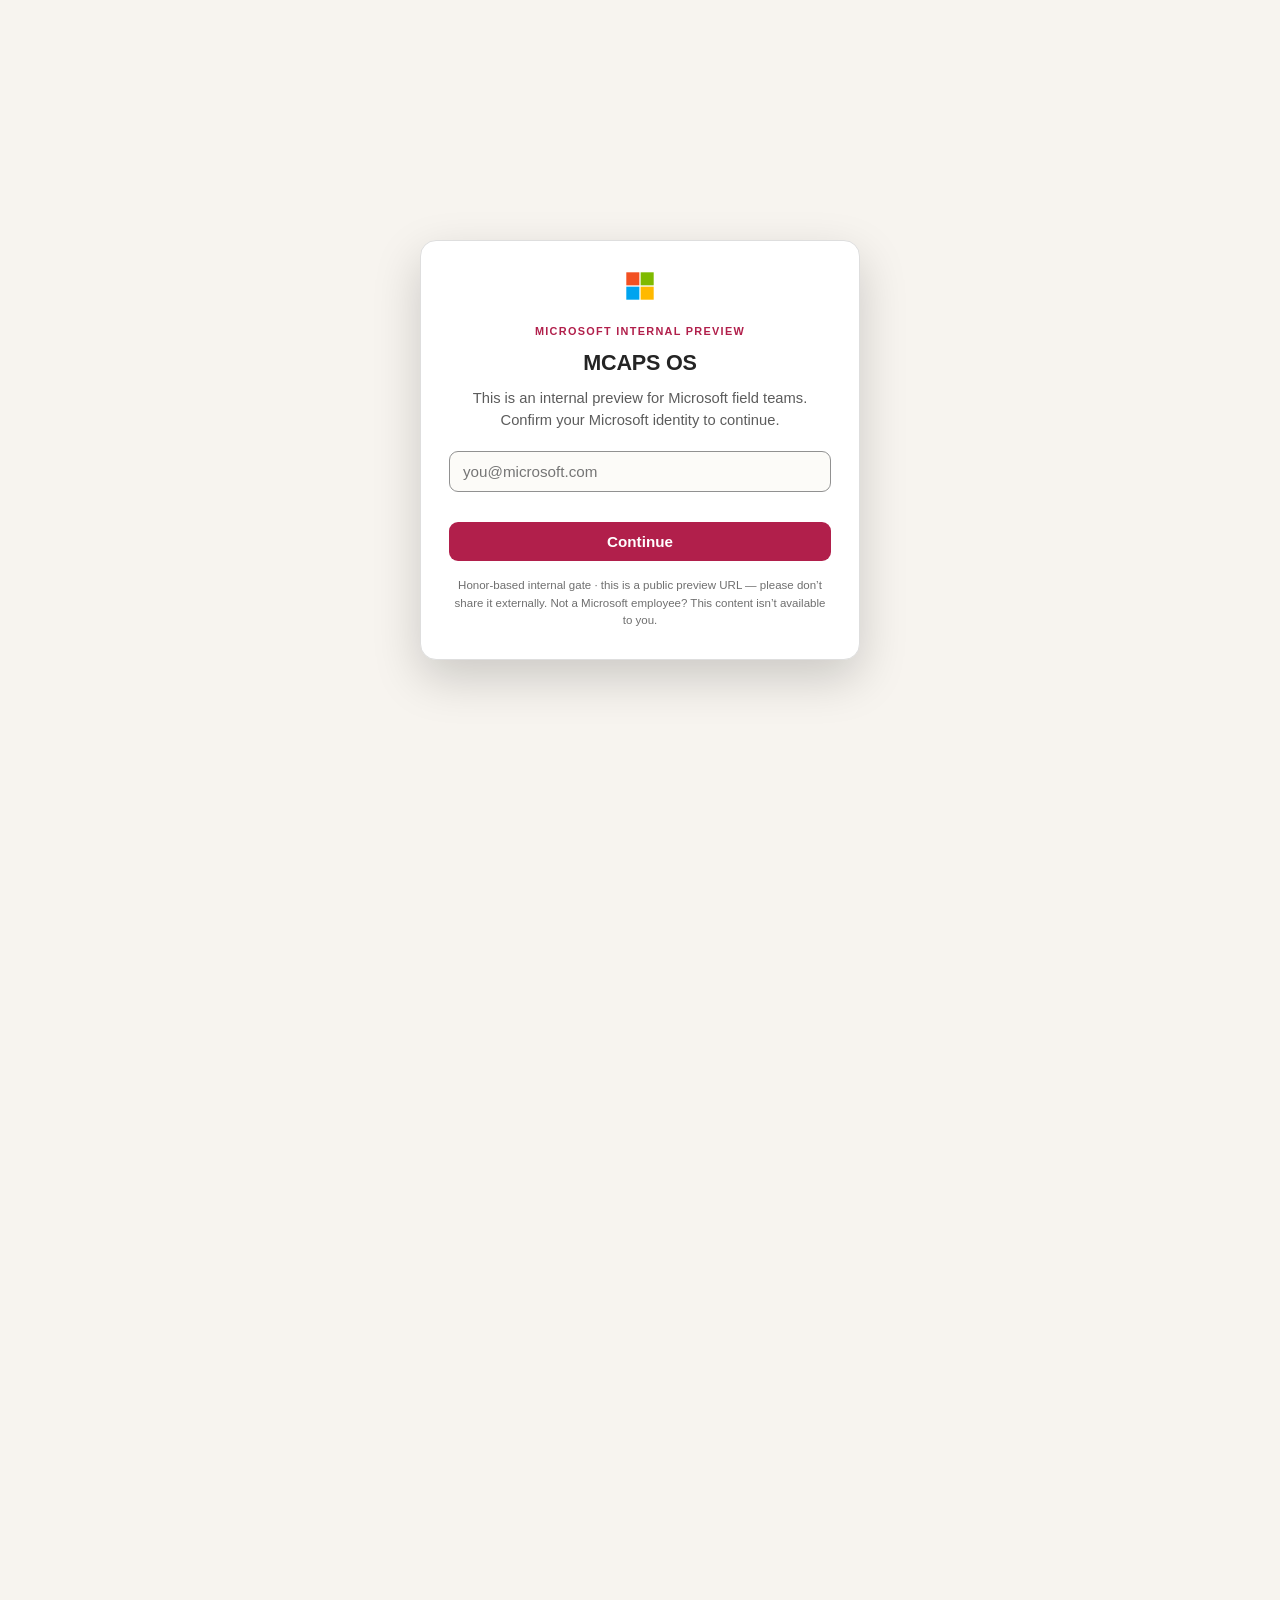
<file: atu/index.html>
<!DOCTYPE html>
<html lang="en">
<head>
<meta charset="UTF-8" />
<meta name="viewport" content="width=device-width, initial-scale=1.0" />
<title>ATU OS — MCAPS OS for the Account Team Unit</title>
<meta name="description" content="ATU OS: the MCAPS OS lens for the Account Team Unit (AE · ATS · ATM). Own the relationship and the account strategy — Account 360, why-now signals, pipeline, and the narrative." />
<meta property="og:title" content="ATU OS — MCAPS OS for the Account Team Unit" />
<meta property="og:description" content="Own the account: relationship, strategy, why-now. One core, the ATU lens." />
<script>(()=>{const p=new URLSearchParams(location.search).get("scoutTheme");document.documentElement.setAttribute("data-theme",p||(matchMedia("(prefers-color-scheme: light)").matches?"light":"dark"));})();</script>
<script src="../gate.js"></script>
<link rel="stylesheet" href="../lens.css" />
</head>
<body>
<div class="ms-topbar" aria-hidden="true"></div>
<nav class="bar"><div class="wrap">
  <a class="brand" href="../" style="text-decoration:none">
    <svg class="logo" viewBox="0 0 23 23" aria-hidden="true"><rect x="1" y="1" width="10" height="10" fill="#F25022"/><rect x="12" y="1" width="10" height="10" fill="#7FBA00"/><rect x="1" y="12" width="10" height="10" fill="#00A4EF"/><rect x="12" y="12" width="10" height="10" fill="#FFB900"/></svg>
    <span class="ms-word">Microsoft</span><span class="brand-sep">|</span><span class="brand-prod">MCAPS OS</span>
  </a>
  <div class="navlinks">
    <a href="../">Overview</a>
    <a href="../atu/" class="cur">ATU</a>
    <a href="../stu/">STU</a>
    <a href="../csu/">CSU</a>
  </div>
</div></nav>

<header class="hero"><div class="wrap">
  <div class="lensswitch">
    <a class="lenschip" href="../"><span class="d"></span>MCAPS OS</a>
    <a class="lenschip cur" href="../atu/"><span class="d"></span>ATU OS</a>
    <a class="lenschip" href="../stu/"><span class="d"></span>STU OS</a>
    <a class="lenschip" href="../csu/"><span class="d"></span>CSU OS</a>
  </div>
  <div class="eyebrow">ATU OS &middot; Account Team Unit</div>
  <h1>Own the <span class="unit">account</span>.</h1>
  <p class="tag">Know the customer better than anyone in the room — the relationship, the strategy, the why-now. The same MCAPS OS core, curated to the account motion.</p>
  <div class="who">
    <span class="pill">AE — Account Executive</span>
    <span class="pill">ATS — Account Technology Strategist</span>
    <span class="pill">ATM — Account Team Manager</span>
  </div>
</div></header>

<section><div class="wrap">
  <h2 class="sec-h">The personas</h2>
  <p class="sec-sub">Two named agents carry the ATU motion — the relationship owner and the technology strategist — each seeing MCAPS OS through their job.</p>
  <div class="personas">
    <div class="persona">
      <div class="av">C</div>
      <div><div class="nm">Compass</div><div class="ro">Account Executive</div>
      <div class="ds">Owns the relationship and the number. Compass keeps the account strategy, the stakeholder map, and the next best action in one place — so every conversation moves the relationship forward.</div></div>
    </div>
    <div class="persona">
      <div class="av">L</div>
      <div><div class="nm">Lens</div><div class="ro">Account Technology Strategist</div>
      <div class="ds">Maps the customer's technology estate to their business. Lens builds the Level-500 account profile — what they run, where, and why — and turns it into the why-now.</div></div>
    </div>
  </div>
</div></section>

<section><div class="wrap">
  <h2 class="sec-h">What you run</h2>
  <p class="sec-sub">The ATU lens makes the account knowable — and actionable — at the glass.</p>
  <div class="cards">
    <div class="card"><div class="ic">&#127760;</div><h3>Account 360</h3><p>A Level-500 technology profile over time — systems, ERP/cloud footprint, what each is used for. The visual roadmap of the estate.</p><span class="tag">Robust 360</span></div>
    <div class="card"><div class="ic">&#9889;</div><h3>Why-now signals</h3><p>Relationship health, consumption movement, and trigger events surfaced so you walk in with context, not questions.</p></div>
    <div class="card"><div class="ic">&#128202;</div><h3>Pipeline &amp; whitespace</h3><p>What's in flight, what's adjacent, and where the next play is — across ATU, STU, and CSU coverage.</p></div>
    <div class="card"><div class="ic">&#129534;</div><h3>Reference finder</h3><p>"Who's HQ-US with AMEA ops on SAP running D365 Field Service?" — query the install base like a system that knows.</p><span class="tag">Vision</span></div>
    <div class="card"><div class="ic">&#128221;</div><h3>Exec briefs</h3><p>The account narrative, on demand — one brain, many surfaces. The brief that walks in with you.</p></div>
    <div class="card"><div class="ic">&#129309;</div><h3>Stakeholder map</h3><p>Who matters, who's connected, who's covered — the human graph behind the account.</p></div>
  </div>
</div></section>

<section class="plain" style="padding-top:8px"><div class="wrap">
  <div class="callout">
    <h2>Same core, your lens</h2>
    <p>ATU OS, STU OS, and CSU OS are one operating system seen through three motions. The account you own is the customer the specialist proves and success grows — one front door, every engagement behind it.</p>
    <a class="cta" href="../">Back to MCAPS OS &rarr;</a>
  </div>
</div></section>

<footer class="foot"><div class="wrap">
  <svg width="18" height="18" viewBox="0 0 23 23" aria-hidden="true"><rect x="1" y="1" width="10" height="10" fill="#F25022"/><rect x="12" y="1" width="10" height="10" fill="#7FBA00"/><rect x="1" y="12" width="10" height="10" fill="#00A4EF"/><rect x="12" y="12" width="10" height="10" fill="#FFB900"/></svg>
  <span class="fbrand">MCAPS OS</span> &mdash; one operating system, every MCAPS persona &middot; Microsoft internal preview
</div></footer>
</body>
</html>
</file>
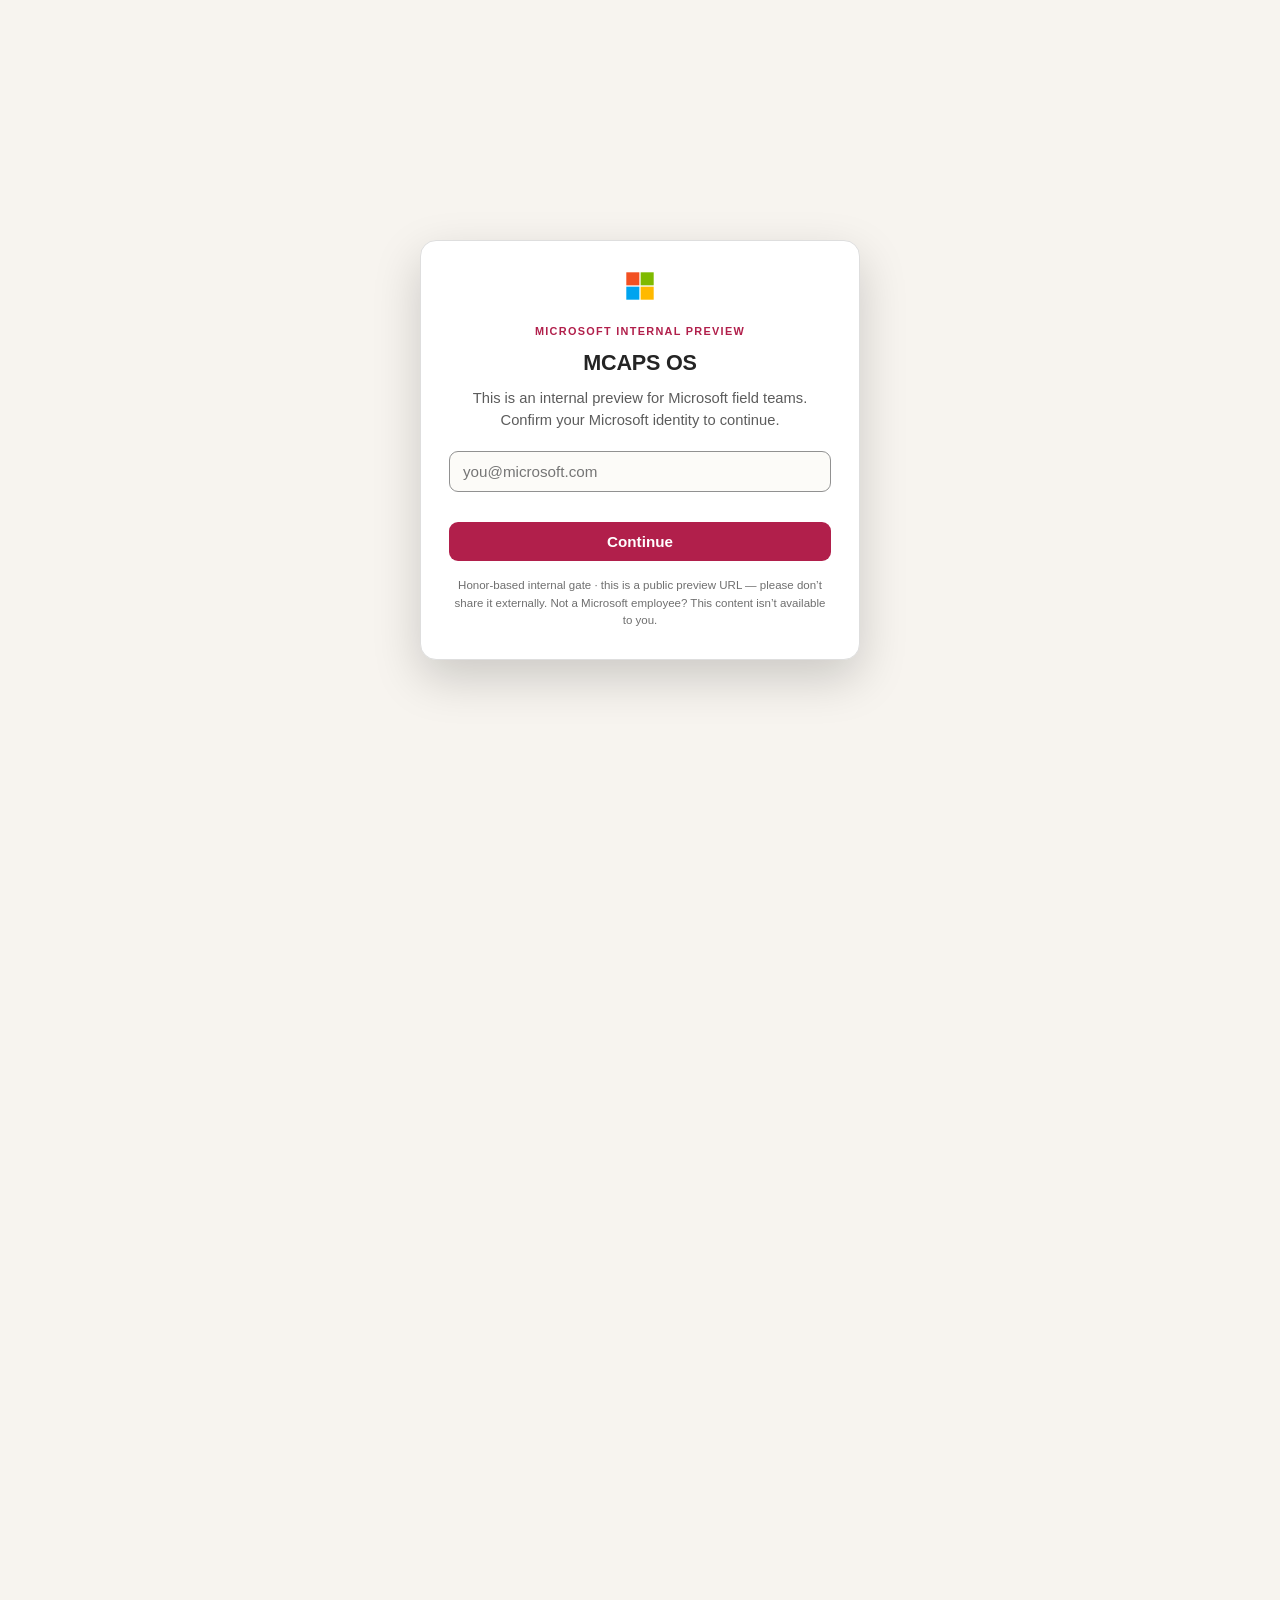
<file: csu/index.html>
<!DOCTYPE html>
<html lang="en">
<head>
<meta charset="UTF-8" />
<meta name="viewport" content="width=device-width, initial-scale=1.0" />
<title>CSU OS — MCAPS OS for the Customer Success Unit</title>
<meta name="description" content="CSU OS: the MCAPS OS lens for the Customer Success Unit (CSAM · CSA). Drive adoption and consumption — milestones, success plans, renewal and expansion signals." />
<meta property="og:title" content="CSU OS — MCAPS OS for the Customer Success Unit" />
<meta property="og:description" content="Make the win real: adoption, consumption, value, growth. One core, the CSU lens." />
<script>(()=>{const p=new URLSearchParams(location.search).get("scoutTheme");document.documentElement.setAttribute("data-theme",p||(matchMedia("(prefers-color-scheme: light)").matches?"light":"dark"));})();</script>
<script src="../gate.js"></script>
<link rel="stylesheet" href="../lens.css" />
</head>
<body>
<div class="ms-topbar" aria-hidden="true"></div>
<nav class="bar"><div class="wrap">
  <a class="brand" href="../" style="text-decoration:none">
    <svg class="logo" viewBox="0 0 23 23" aria-hidden="true"><rect x="1" y="1" width="10" height="10" fill="#F25022"/><rect x="12" y="1" width="10" height="10" fill="#7FBA00"/><rect x="1" y="12" width="10" height="10" fill="#00A4EF"/><rect x="12" y="12" width="10" height="10" fill="#FFB900"/></svg>
    <span class="ms-word">Microsoft</span><span class="brand-sep">|</span><span class="brand-prod">MCAPS OS</span>
  </a>
  <div class="navlinks">
    <a href="../">Overview</a>
    <a href="../atu/">ATU</a>
    <a href="../stu/">STU</a>
    <a href="../csu/" class="cur">CSU</a>
  </div>
</div></nav>

<header class="hero"><div class="wrap">
  <div class="lensswitch">
    <a class="lenschip" href="../"><span class="d"></span>MCAPS OS</a>
    <a class="lenschip" href="../atu/"><span class="d"></span>ATU OS</a>
    <a class="lenschip" href="../stu/"><span class="d"></span>STU OS</a>
    <a class="lenschip cur" href="../csu/"><span class="d"></span>CSU OS</a>
  </div>
  <div class="eyebrow">CSU OS &middot; Customer Success Unit</div>
  <h1>Make the win <span class="unit">real</span>.</h1>
  <p class="tag">Drive adoption and consumption — turn the close into value, and value into growth. The same MCAPS OS core, curated to the success motion.</p>
  <div class="who">
    <span class="pill">CSAM — Customer Success Account Manager</span>
    <span class="pill">CSA — Cloud Solution Architect</span>
  </div>
</div></header>

<section><div class="wrap">
  <h2 class="sec-h">The personas</h2>
  <p class="sec-sub">The success manager who owns the outcome and the architect who makes consumption real — both seeing MCAPS OS through the post-sale motion.</p>
  <div class="personas">
    <div class="persona">
      <div class="av">C</div>
      <div><div class="nm">Cadence</div><div class="ro">Customer Success Account Manager</div>
      <div class="ds">Owns the success plan and the rhythm. Cadence tracks milestones, adoption, and consumption against the commitment — and keeps the customer's outcomes on schedule.</div></div>
    </div>
    <div class="persona">
      <div class="av">A</div>
      <div><div class="nm">Anchor</div><div class="ro">Cloud Solution Architect</div>
      <div class="ds">Makes the workload land. Anchor removes the technical blockers to adoption, designs for scale, and turns a signed deal into running, growing consumption.</div></div>
    </div>
  </div>
</div></section>

<section><div class="wrap">
  <h2 class="sec-h">What you run</h2>
  <p class="sec-sub">The CSU lens makes value visible — and the next expansion obvious.</p>
  <div class="cards">
    <div class="card"><div class="ic">&#128200;</div><h3>Consumption &amp; milestones</h3><p>Track usage and milestone delivery against the commitment — what's live, what's at risk, what's next.</p></div>
    <div class="card"><div class="ic">&#10084;&#65039;</div><h3>Adoption health</h3><p>Success plans, health scores, and the signals that say a customer is thriving — or needs a touch.</p></div>
    <div class="card"><div class="ic">&#128257;</div><h3>Renewal &amp; expansion</h3><p>Whitespace and growth signals surfaced early — so the renewal is a formality and the expansion is teed up.</p></div>
    <div class="card"><div class="ic">&#128221;</div><h3>Value narrative</h3><p>The QBR and the value story, on demand — the proof that the investment is paying off.</p></div>
    <div class="card"><div class="ic">&#128679;</div><h3>Blocker watch</h3><p>Adoption blockers caught and routed — to the CSA, the partner, or support — before they stall consumption.</p></div>
    <div class="card"><div class="ic">&#127760;</div><h3>Customer 360</h3><p>The same account the AE owns and the SE proved — now seen through outcomes and usage.</p></div>
  </div>
</div></section>

<section class="plain" style="padding-top:8px"><div class="wrap">
  <div class="callout">
    <h2>Same core, your lens</h2>
    <p>CSU OS closes the loop: the account ATU owns and STU proves becomes the consumption you grow. One operating system, every persona — the win made real and compounding.</p>
    <a class="cta" href="../">Back to MCAPS OS &rarr;</a>
  </div>
</div></section>

<footer class="foot"><div class="wrap">
  <svg width="18" height="18" viewBox="0 0 23 23" aria-hidden="true"><rect x="1" y="1" width="10" height="10" fill="#F25022"/><rect x="12" y="1" width="10" height="10" fill="#7FBA00"/><rect x="1" y="12" width="10" height="10" fill="#00A4EF"/><rect x="12" y="12" width="10" height="10" fill="#FFB900"/></svg>
  <span class="fbrand">MCAPS OS</span> &mdash; one operating system, every MCAPS persona &middot; Microsoft internal preview
</div></footer>
</body>
</html>
</file>
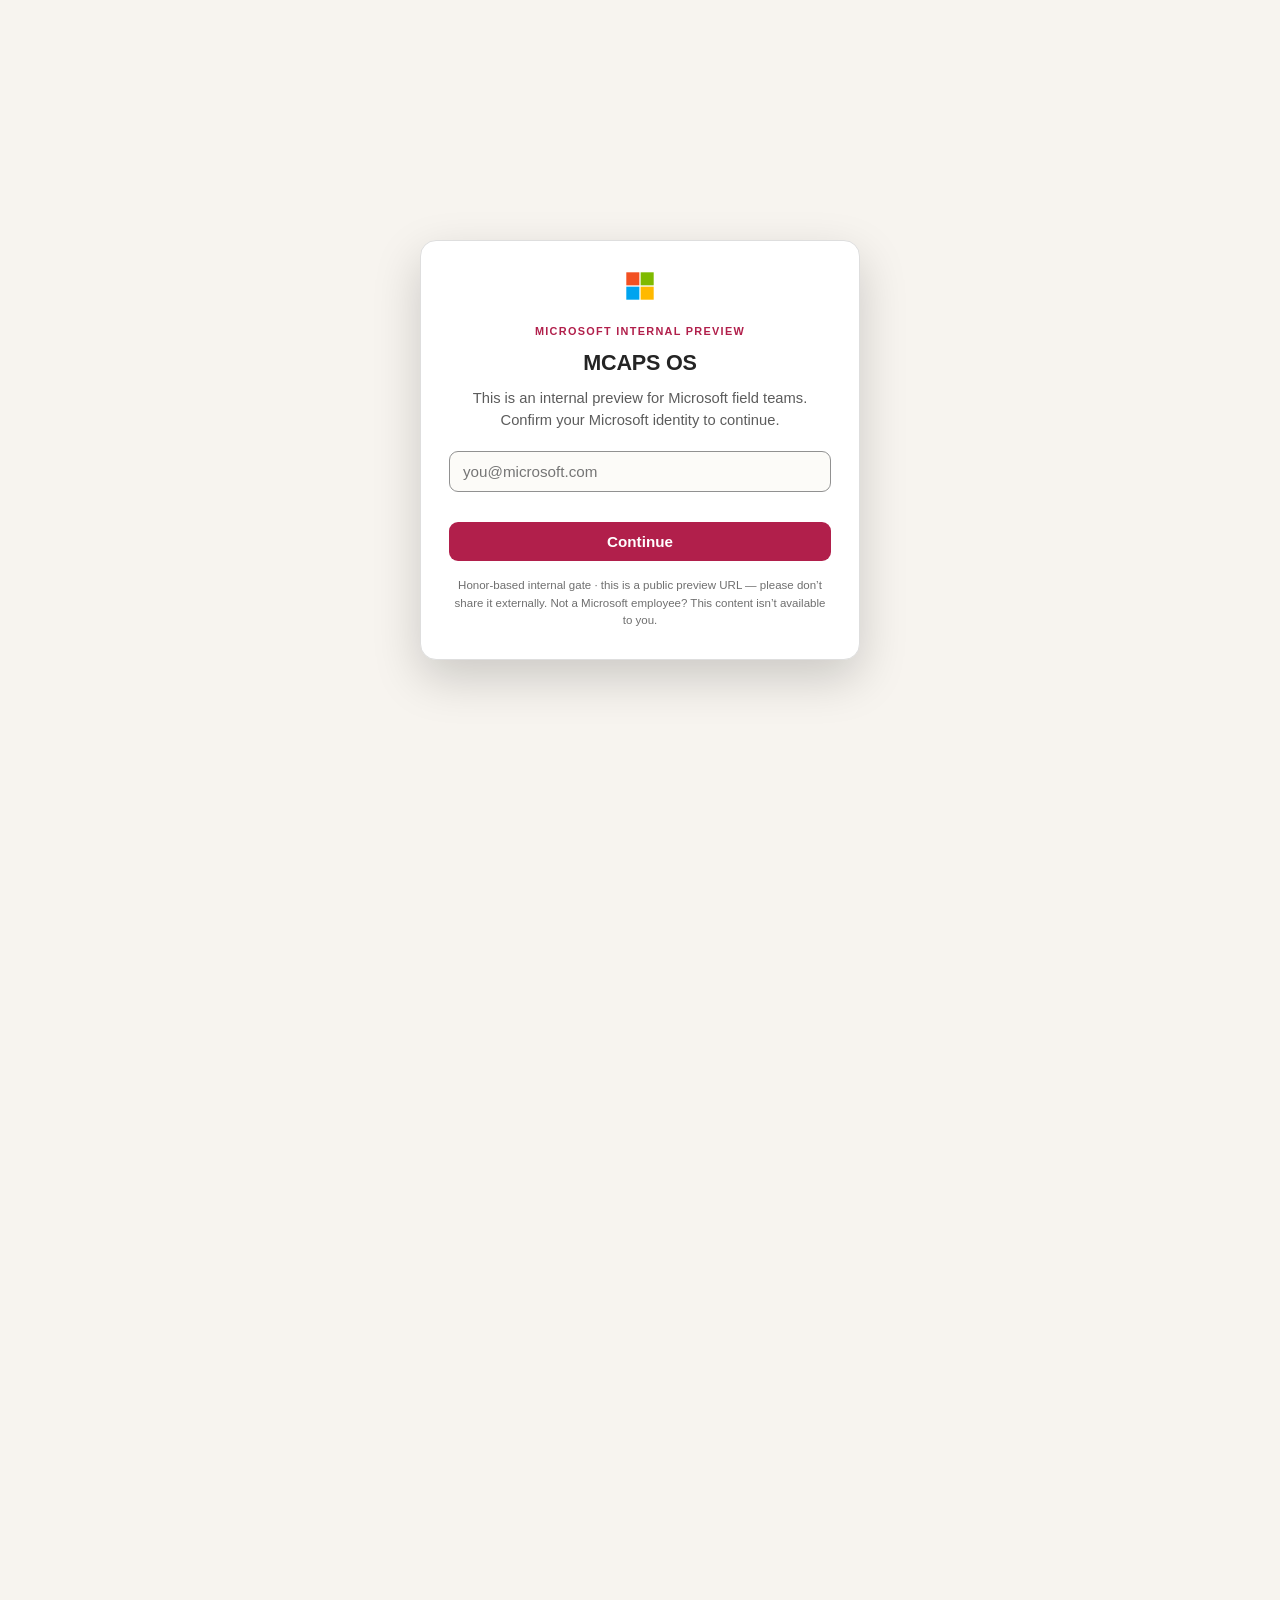
<file: stu/index.html>
<!DOCTYPE html>
<html lang="en">
<head>
<meta charset="UTF-8" />
<meta name="viewport" content="width=device-width, initial-scale=1.0" />
<title>STU OS — MCAPS OS for the Specialist Team Unit</title>
<meta name="description" content="STU OS: the MCAPS OS lens for the Specialist Team Unit (SSP · SE + managers). Win the technical case — discover, design, prove, close. The most built-out lens today." />
<meta property="og:title" content="STU OS — MCAPS OS for the Specialist Team Unit" />
<meta property="og:description" content="Win the technical case: discover, design, prove, close. One core, the STU lens — the most built-out today." />
<script>(()=>{const p=new URLSearchParams(location.search).get("scoutTheme");document.documentElement.setAttribute("data-theme",p||(matchMedia("(prefers-color-scheme: light)").matches?"light":"dark"));})();</script>
<script src="../gate.js"></script>
<link rel="stylesheet" href="../lens.css" />
</head>
<body>
<div class="ms-topbar" aria-hidden="true"></div>
<nav class="bar"><div class="wrap">
  <a class="brand" href="../" style="text-decoration:none">
    <svg class="logo" viewBox="0 0 23 23" aria-hidden="true"><rect x="1" y="1" width="10" height="10" fill="#F25022"/><rect x="12" y="1" width="10" height="10" fill="#7FBA00"/><rect x="1" y="12" width="10" height="10" fill="#00A4EF"/><rect x="12" y="12" width="10" height="10" fill="#FFB900"/></svg>
    <span class="ms-word">Microsoft</span><span class="brand-sep">|</span><span class="brand-prod">MCAPS OS</span>
  </a>
  <div class="navlinks">
    <a href="../">Overview</a>
    <a href="../atu/">ATU</a>
    <a href="../stu/" class="cur">STU</a>
    <a href="../csu/">CSU</a>
  </div>
</div></nav>

<header class="hero"><div class="wrap">
  <div class="lensswitch">
    <a class="lenschip" href="../"><span class="d"></span>MCAPS OS</a>
    <a class="lenschip" href="../atu/"><span class="d"></span>ATU OS</a>
    <a class="lenschip cur" href="../stu/"><span class="d"></span>STU OS</a>
    <a class="lenschip" href="../csu/"><span class="d"></span>CSU OS</a>
  </div>
  <div class="eyebrow">STU OS &middot; Specialist Team Unit &middot; most built-out</div>
  <h1>Win the <span class="unit">technical case</span>.</h1>
  <p class="tag">Discover, design, prove, close — the specialist motion end to end. This is the lens MCAPS OS started from, and the deepest today.</p>
  <div class="who">
    <span class="pill">SSP — Solution Specialist</span>
    <span class="pill">SE — Solution Engineer</span>
    <span class="pill">Manager — Control Tower</span>
  </div>
</div></header>

<section><div class="wrap">
  <h2 class="sec-h">The personas</h2>
  <p class="sec-sub">The specialist who carries the deal and the engineer who proves it — plus the manager who sees the whole team's load.</p>
  <div class="personas">
    <div class="persona">
      <div class="av">V</div>
      <div><div class="nm">Vector</div><div class="ro">Solution Specialist &middot; SE</div>
      <div class="ds">Carries the technical win. Vector runs discovery, shapes the solution, drives the demo and the proof, and closes the technical case — with the spine guiding every stage.</div></div>
    </div>
    <div class="persona">
      <div class="av">V</div>
      <div><div class="nm">Vista</div><div class="ro">SE Manager</div>
      <div class="ds">Sees the team at altitude. Vista's control tower shows capacity, risk, and the proofs in flight — so coaching and coverage land where they matter.</div></div>
    </div>
  </div>
</div></section>

<section><div class="wrap">
  <h2 class="sec-h">What you run</h2>
  <p class="sec-sub">The most built-out lens — the engines and surfaces are live. Jump into the deep-dives on the overview.</p>
  <div class="cards">
    <a class="card" href="../#spine" style="text-decoration:none;color:inherit"><div class="ic">&#129528;</div><h3>The Delivery Spine</h3><p>Nine stages from first signal to closed proof. Every capability maps to a stage.</p><span class="tag">Live</span></a>
    <a class="card" href="../#engine" style="text-decoration:none;color:inherit"><div class="ic">&#127909;</div><h3>Demo Engine</h3><p>RAPP + Showrunner build the demo story — and learn from every run.</p><span class="tag">Live</span></a>
    <a class="card" href="../#tryit" style="text-decoration:none;color:inherit"><div class="ic">&#129518;</div><h3>Command Center &amp; Workshop</h3><p>The window: Launcher &rarr; Command Center &rarr; the account, plus the build surface.</p><span class="tag">Live</span></a>
    <a class="card" href="../#tokenomics" style="text-decoration:none;color:inherit"><div class="ic">&#128176;</div><h3>Tokenomics</h3><p>The proof economics — what discovery costs, and how it compounds into a reusable library.</p></a>
    <div class="card"><div class="ic">&#128225;</div><h3>SOC Wallboard</h3><p>A live wall of monitors — near-real-time, pre-built per role, customizable. The command center, always on.</p><span class="tag">New</span></div>
    <a class="card" href="../#see" style="text-decoration:none;color:inherit"><div class="ic">&#127760;</div><h3>Customer 360</h3><p>Drill into the account — MSX relationship, signals, next best action.</p></a>
  </div>
</div></section>

<section class="plain" style="padding-top:8px"><div class="wrap">
  <div class="callout">
    <h2>You're looking at the deepest lens</h2>
    <p>The full spine, the demo engine, and the proof economics live on the overview. Walk the real app, then step into ATU and CSU to see the same core through their motions.</p>
    <a class="cta" href="../#spine">Explore the full spine &rarr;</a>
  </div>
</div></section>

<footer class="foot"><div class="wrap">
  <svg width="18" height="18" viewBox="0 0 23 23" aria-hidden="true"><rect x="1" y="1" width="10" height="10" fill="#F25022"/><rect x="12" y="1" width="10" height="10" fill="#7FBA00"/><rect x="1" y="12" width="10" height="10" fill="#00A4EF"/><rect x="12" y="12" width="10" height="10" fill="#FFB900"/></svg>
  <span class="fbrand">MCAPS OS</span> &mdash; one operating system, every MCAPS persona &middot; Microsoft internal preview
</div></footer>
</body>
</html>
</file>
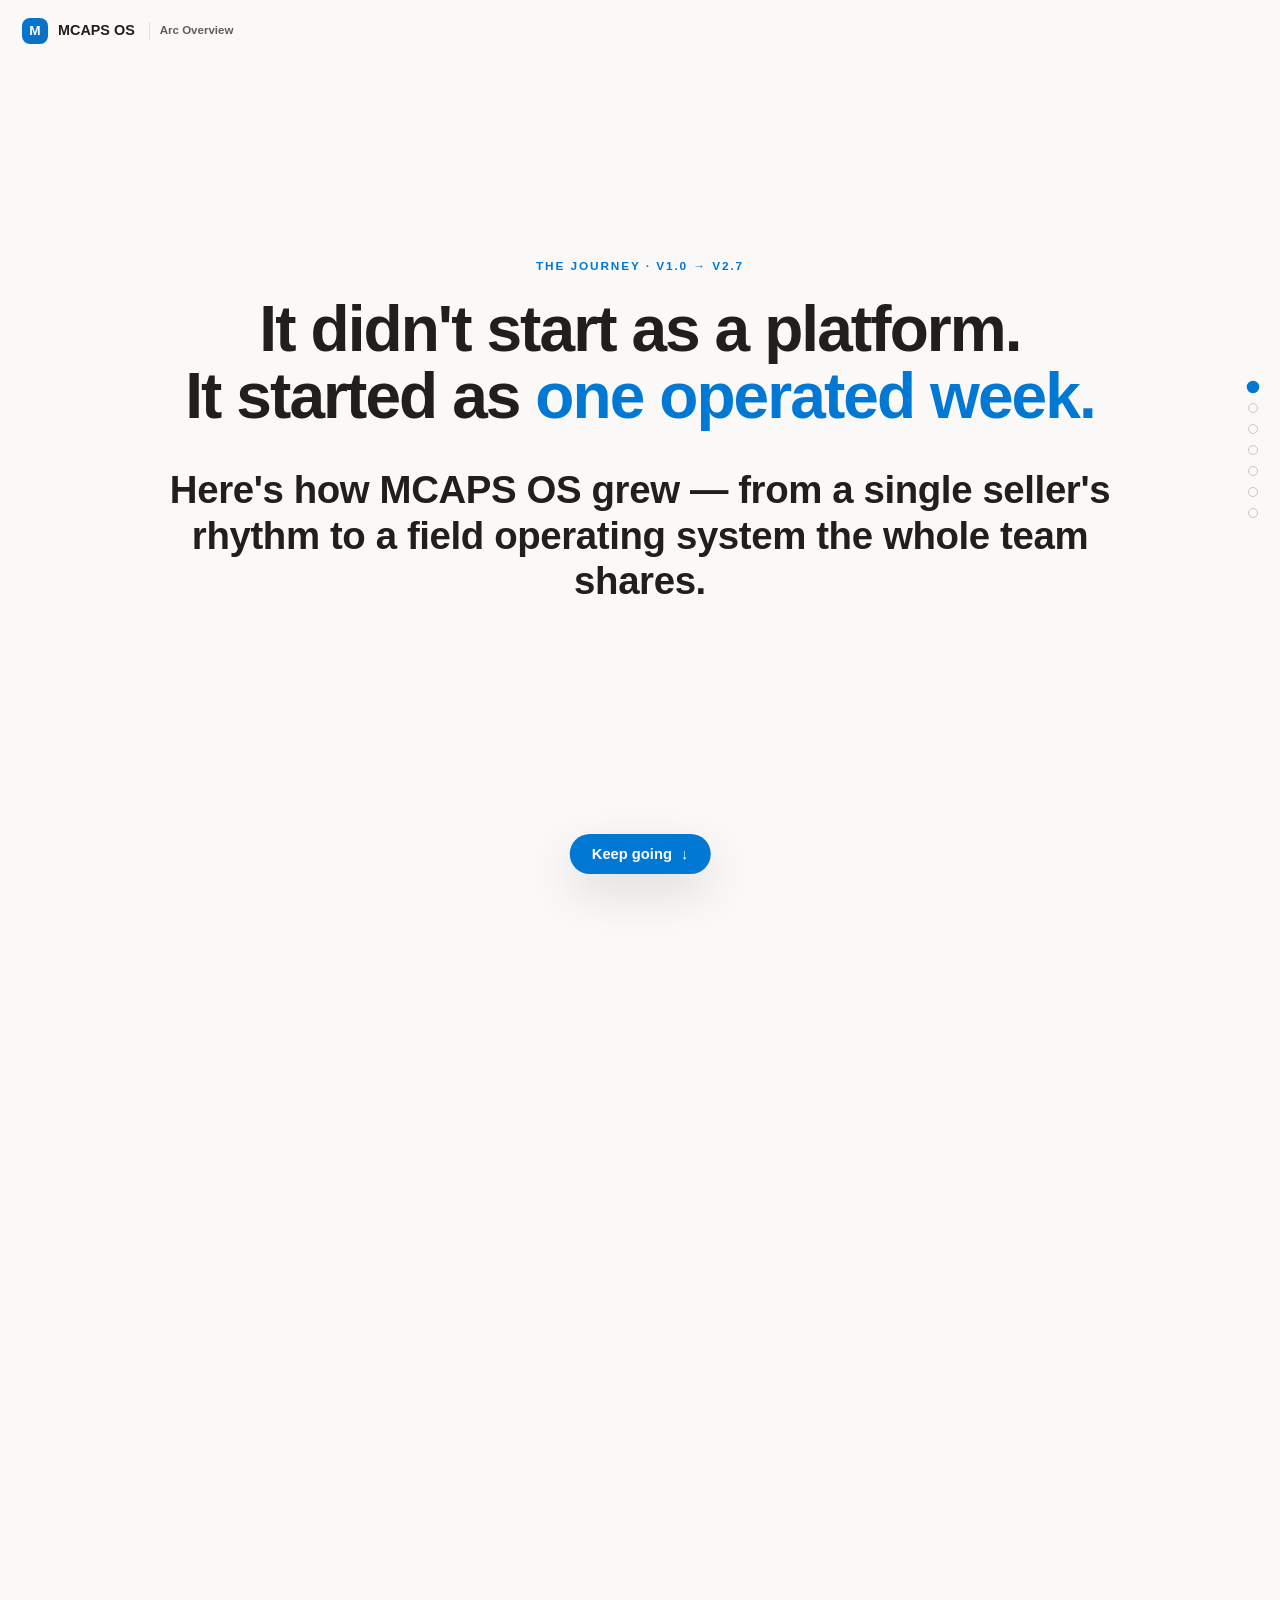
<file: arc-overview.html>
<!DOCTYPE html>
<html lang="en" data-theme="light">
<head>
<meta charset="UTF-8" />
<meta name="viewport" content="width=device-width, initial-scale=1.0" />
<title>MCAPS OS — the journey, v1.0 → v2.7</title>
<meta name="description" content="MCAPS OS Arc Overview: how the field operating system grew from v1.0 (the lifecycle proven for one persona) to v2.7 (the Book — a shared baseline every role aligns to)." />
<script>
  (() => {
    const param = new URLSearchParams(window.location.search).get("scoutTheme");
    const theme =
      param || (window.matchMedia("(prefers-color-scheme: dark)").matches ? "dark" : "light");
    document.documentElement.setAttribute("data-theme", theme);
  })();
</script>
<style>
  :root {
    color-scheme: light;
    --cp-bg: #faf9f8;
    --cp-bg-elevated: #ffffff;
    --cp-surface: #ffffff;
    --cp-surface-soft: #f3f2f1;
    --cp-border: #e1dfdd;
    --cp-border-strong: #c8c6c4;
    --cp-text: #201f1e;
    --cp-text-muted: #605e5c;
    --cp-text-soft: #797775;
    --cp-accent: #0078d4;
    --cp-accent-hover: #106ebe;
    --cp-accent-soft: rgba(0, 120, 212, 0.08);
    --cp-accent-fg: #ffffff;
    --cp-success: #107c10;
    --cp-danger: #d13438;
    --cp-warning: #f7a800;
    --cp-link: #0067b8;
    --cp-shadow: 0 18px 48px rgba(0, 0, 0, 0.12);
    --cp-overlay: rgba(255, 255, 255, 0.8);
    --cp-panel: rgba(255, 255, 255, 0.86);
    --cp-panel-strong: rgba(255, 255, 255, 0.96);
    --cp-sheen: rgba(255, 255, 255, 0.55);
    --cp-highlight: rgba(0, 120, 212, 0.12);
  }
  html[data-theme="dark"] {
    color-scheme: dark;
    --cp-bg: #3d3b3a;
    --cp-bg-elevated: #343231;
    --cp-surface: #292929;
    --cp-surface-soft: #2e2e2e;
    --cp-border: #474747;
    --cp-border-strong: #5f5f5f;
    --cp-text: #dedede;
    --cp-text-muted: #919191;
    --cp-text-soft: #b0b0b0;
    --cp-accent: #50b0ff;
    --cp-accent-hover: #6cbcff;
    --cp-accent-soft: rgba(80, 176, 255, 0.14);
    --cp-accent-fg: #1a1a1a;
    --cp-success: #4ade80;
    --cp-danger: #f87171;
    --cp-warning: #fbbf24;
    --cp-link: #6cb8f6;
    --cp-shadow: 0 18px 48px rgba(0, 0, 0, 0.32);
    --cp-overlay: rgba(41, 41, 41, 0.88);
    --cp-panel: rgba(41, 41, 41, 0.72);
    --cp-panel-strong: rgba(41, 41, 41, 0.96);
    --cp-sheen: rgba(255, 255, 255, 0.04);
    --cp-highlight: rgba(80, 176, 255, 0.12);
  }

  * { box-sizing: border-box; }
  html { scroll-behavior: smooth; scroll-snap-type: y proximity; }
  body {
    margin: 0;
    background: var(--cp-bg);
    color: var(--cp-text);
    font-family: "Segoe UI", Aptos, Calibri, -apple-system, BlinkMacSystemFont, sans-serif;
    line-height: 1.5;
    -webkit-font-smoothing: antialiased;
  }

  /* ── stage / flow ── */
  .stage {
    min-height: 100vh;
    scroll-snap-align: start;
    display: flex; flex-direction: column;
    align-items: center; justify-content: center;
    padding: 72px 24px;
    position: relative;
    text-align: center;
  }
  .inner { width: 100%; max-width: 980px; margin: 0 auto; }
  .reveal { opacity: 0; transform: translateY(22px); transition: opacity .7s ease, transform .7s ease; }
  .reveal.in { opacity: 1; transform: none; }

  .kicker {
    font-size: 0.74rem; font-weight: 800; letter-spacing: 0.16em; text-transform: uppercase;
    color: var(--cp-accent); margin-bottom: 20px;
  }
  h1 { font-size: clamp(2.1rem, 5.4vw, 4rem); line-height: 1.04; letter-spacing: -0.03em; margin: 0 0 22px; font-weight: 850; }
  h2 { font-size: clamp(1.7rem, 4vw, 2.9rem); line-height: 1.08; letter-spacing: -0.02em; margin: 0 0 18px; font-weight: 820; }
  .big { font-size: clamp(1.5rem, 3.4vw, 2.4rem); font-weight: 750; line-height: 1.18; letter-spacing: -0.01em; }
  .sub { font-size: clamp(1.05rem, 2vw, 1.35rem); color: var(--cp-text-muted); max-width: 62ch; margin: 0 auto; }
  .accent { color: var(--cp-accent); }
  em { font-style: normal; color: var(--cp-accent); }

  /* ── keep going ── */
  .keepgoing {
    position: fixed; left: 50%; bottom: 26px; transform: translateX(-50%);
    z-index: 40; display: inline-flex; align-items: center; gap: 9px;
    background: var(--cp-accent); color: var(--cp-accent-fg);
    border: 0; border-radius: 999px; padding: 12px 22px;
    font-family: inherit; font-size: 0.92rem; font-weight: 750; cursor: pointer;
    box-shadow: var(--cp-shadow); transition: transform .15s ease, background .15s ease, opacity .3s ease;
  }
  .keepgoing:hover { background: var(--cp-accent-hover); transform: translateX(-50%) translateY(-2px); }
  .keepgoing .arrow { animation: bob 1.6s ease-in-out infinite; }
  @keyframes bob { 0%,100%{ transform: translateY(0);} 50%{ transform: translateY(4px);} }

  /* ── progress rail ── */
  .rail { position: fixed; right: 22px; top: 50%; transform: translateY(-50%); z-index: 40; display: flex; flex-direction: column; gap: 11px; }
  .rail button {
    width: 10px; height: 10px; border-radius: 50%; border: 1px solid var(--cp-border-strong);
    background: transparent; padding: 0; cursor: pointer; transition: all .2s ease;
  }
  .rail button.active { background: var(--cp-accent); border-color: var(--cp-accent); transform: scale(1.25); }
  @media (max-width: 680px){ .rail { display: none; } }

  /* ── brand chip top ── */
  .topbrand {
    position: fixed; left: 22px; top: 18px; z-index: 40;
    display: flex; align-items: center; gap: 10px; font-weight: 800; font-size: 0.9rem;
  }
  .topbrand .mark {
    width: 26px; height: 26px; border-radius: 8px;
    background: linear-gradient(135deg, var(--cp-accent), var(--cp-accent-hover));
    display: grid; place-items: center; color: var(--cp-accent-fg); font-weight: 900; font-size: 0.85rem;
  }
  .topbrand .viewtag {
    font-weight: 700; font-size: 0.72rem; color: var(--cp-text-muted);
    padding-left: 10px; margin-left: 4px; border-left: 1px solid var(--cp-border);
  }
  .foot a { color: var(--cp-link); text-decoration: none; font-weight: 600; }
  .foot a:hover { text-decoration: underline; }

  /* ── version band cards ── */
  .bands { display: grid; grid-template-columns: repeat(4, 1fr); gap: 14px; margin-top: 28px; }
  @media (max-width: 860px){ .bands { grid-template-columns: repeat(2,1fr);} }
  @media (max-width: 460px){ .bands { grid-template-columns: 1fr;} }
  .band {
    background: var(--cp-surface); border: 1px solid var(--cp-border); border-radius: 16px;
    padding: 18px 16px; text-align: left; box-shadow: 0 0 2px rgba(0,0,0,0.12), 0 1px 2px rgba(0,0,0,0.14);
    display: flex; flex-direction: column; gap: 8px;
  }
  .band.now { border-color: var(--cp-accent); box-shadow: 0 0 0 1px var(--cp-accent), var(--cp-shadow); }
  .band .ver {
    align-self: flex-start; font-size: 0.82rem; font-weight: 900; letter-spacing: 0.02em;
    color: var(--cp-accent-fg); background: var(--cp-accent); border-radius: 8px; padding: 3px 10px;
  }
  .band .theme { font-size: 0.68rem; font-weight: 800; letter-spacing: 0.06em; text-transform: uppercase; color: var(--cp-accent); }
  .band .nm { font-weight: 820; font-size: 1.05rem; letter-spacing: -0.01em; }
  .band .job { font-size: 0.84rem; color: var(--cp-text-muted); line-height: 1.4; }
  .band .badge-now { font-size: 0.64rem; font-weight: 800; letter-spacing: 0.05em; text-transform: uppercase; color: var(--cp-success); }

  /* ── milestone moment ── */
  .moment {
    display: inline-flex; align-items: baseline; gap: 14px; flex-wrap: wrap; justify-content: center; margin-bottom: 8px;
  }
  .moment .vbig {
    font-size: clamp(2.4rem, 6vw, 4.2rem); font-weight: 900; letter-spacing: -0.03em; color: var(--cp-accent); line-height: 1;
  }
  .moment .arc { font-size: 0.78rem; font-weight: 800; letter-spacing: 0.12em; text-transform: uppercase; color: var(--cp-text-soft); }

  /* ── proof chips ── */
  .chips { display: flex; flex-wrap: wrap; gap: 10px; justify-content: center; margin-top: 26px; }
  .chip {
    display: inline-flex; align-items: center; gap: 8px; font-size: 0.88rem; font-weight: 650;
    padding: 9px 15px; border-radius: 999px; background: var(--cp-surface); border: 1px solid var(--cp-border); color: var(--cp-text);
  }
  .chip .dot { width: 8px; height: 8px; border-radius: 50%; background: var(--cp-accent); }

  .cta {
    display: inline-flex; align-items: center; gap: 10px; margin-top: 26px;
    background: var(--cp-accent); color: var(--cp-accent-fg); border-radius: 14px;
    padding: 15px 26px; font-size: 1.05rem; font-weight: 800;
  }
  .foot { margin: 30px auto 0; font-size: 0.78rem; color: var(--cp-text-soft); max-width: 70ch; }
  .quote { font-size: clamp(1.2rem, 2.6vw, 1.8rem); font-weight: 700; line-height: 1.35; max-width: 26ch; margin: 0 auto; }
</style>
</head>
<body>

<div class="topbrand"><span class="mark">M</span><span>MCAPS&nbsp;OS</span><span class="viewtag">Arc&nbsp;Overview</span></div>
<div class="rail" id="rail"></div>

<!-- 0 · HOOK -->
<section class="stage" id="s0">
  <div class="inner">
    <div class="kicker reveal">The journey · v1.0 → v2.7</div>
    <h1 class="reveal">It didn't start as a platform.<br/>It started as <em>one operated week.</em></h1>
    <p class="big reveal">Here's how MCAPS OS grew — from a single seller's rhythm
    to a field operating system the whole team shares.</p>
  </div>
</section>

<!-- 1 · v1.0 -->
<section class="stage" id="s1">
  <div class="inner">
    <div class="moment reveal"><span class="vbig">v1.0</span><span class="arc">Arc 1 · R0–R6</span></div>
    <h2 class="reveal">The lifecycle, proven<br/>for one persona.</h2>
    <p class="sub reveal">One front door. The engagement run end-to-end for the seller we know best —
    signal, qualify, prove, commit, deliver. Not six tools. <strong>One operated rhythm.</strong></p>
  </div>
</section>

<!-- 2 · v2.0 -->
<section class="stage" id="s2">
  <div class="inner">
    <div class="moment reveal"><span class="vbig">v2.0</span><span class="arc">Arc 2 · R7–R12</span></div>
    <h2 class="reveal">Then it learned<br/><em>who you are.</em></h2>
    <p class="sub reveal">The engine stopped assuming one role. It wrapped the whole deal team —
    ATU, STU, CSU — each with their own lens from one login. At <strong>R12 it named itself:
    MCAPS&nbsp;OS.</strong> The "Inside Your OS" moment.</p>
  </div>
</section>

<!-- 3 · the maturation (v2.1 → v2.6) -->
<section class="stage" id="s3">
  <div class="inner">
    <div class="kicker reveal">v2.1 → v2.6 · intelligent + account-wide</div>
    <h2 class="reveal">Then it got smart<br/>across the whole book.</h2>
    <div class="bands reveal">
      <div class="band"><span class="ver">v2.1</span><div class="theme">Account brain</div><div class="nm">Account 360</div><div class="job">The robust account surface the whole pod plays from.</div></div>
      <div class="band"><span class="ver">v2.2</span><div class="theme">Territory</div><div class="nm">The whole book</div><div class="job">Territory cockpit + My Territory across the full account list.</div></div>
      <div class="band"><span class="ver">v2.4</span><div class="theme">The play</div><div class="nm">Account Play</div><div class="job">The pod plays the account; account maturity is the spine.</div></div>
      <div class="band"><span class="ver">v2.5</span><div class="theme">The loop</div><div class="nm">Continuous funnel</div><div class="job">Close the loop — live consumption + delivery, watched and nudged.</div></div>
      <div class="band"><span class="ver">v2.6</span><div class="theme">Open Intelligence</div><div class="nm">Paste a link</div><div class="job">Public-source extraction + claim fusion, with provenance + freshness.</div></div>
      <div class="band"><span class="ver">v2.6</span><div class="theme">Self-documenting</div><div class="nm">Arc Map</div><div class="job">The roadmap the system draws of itself — this very journey.</div></div>
    </div>
  </div>
</section>

<!-- 4 · v2.7 The Book (current) -->
<section class="stage" id="s4">
  <div class="inner">
    <div class="moment reveal"><span class="vbig">v2.7</span><span class="arc">R68–R70 · current</span></div>
    <h2 class="reveal">The Book.</h2>
    <p class="sub reveal">A shared baseline everyone sees — focused by your role, rolled up for your leader.
    One source of truth the whole field aligns to. <strong>This is where MCAPS OS is today.</strong></p>
    <div class="chips reveal">
      <span class="chip"><span class="dot"></span>Shared baseline</span>
      <span class="chip"><span class="dot"></span>Focused by role</span>
      <span class="chip"><span class="dot"></span>Leader rollup</span>
    </div>
  </div>
</section>

<!-- 5 · where it's heading -->
<section class="stage" id="s5">
  <div class="inner">
    <div class="kicker reveal">v2.8 and beyond · already in build</div>
    <h2 class="reveal">Next: the glass<br/>that actually <em>acts.</em></h2>
    <p class="sub reveal">The engagement spine <strong>executes</strong> — the next-action button runs the engine and
    writes to CRM. You start projects <strong>in the system</strong>, not a code editor. Every customer page
    has a <strong>feedback loop</strong> coming back in. The demo becomes a self-collecting pilot.</p>
  </div>
</section>

<!-- 6 · close -->
<section class="stage" id="s6">
  <div class="inner">
    <div class="kicker reveal">MCAPS OS · v2.7</div>
    <h2 class="reveal">One system.<br/>Every persona. Compounding.</h2>
    <p class="quote reveal" style="margin-top:8px">Built on MCAPS&nbsp;IQ. Activated at every role.</p>
    <p class="foot reveal">Five views, one vision:
      <a href="index.html">System View</a> ·
      <a href="mcaps-os-exec.html">Exec View</a> ·
      <a href="mcaps-os.html">User / Builder View</a> ·
      <b>Arc Overview</b> (you're here) ·
      <a href="inside-your-os.html">Inside Your OS</a>.</p>
  </div>
</section>

<button class="keepgoing" id="keepgoing">Keep going <span class="arrow">↓</span></button>

<script>
  const stages = Array.from(document.querySelectorAll('.stage'));
  let idx = 0;

  const rail = document.getElementById('rail');
  stages.forEach((s, i) => {
    const b = document.createElement('button');
    b.setAttribute('aria-label', 'Go to section ' + (i + 1));
    b.addEventListener('click', () => scrollTo(i));
    rail.appendChild(b);
  });
  const dots = Array.from(rail.children);

  function scrollTo(i) {
    idx = Math.max(0, Math.min(stages.length - 1, i));
    stages[idx].scrollIntoView({ behavior: 'smooth' });
  }
  function next() { scrollTo(idx + 1); }
  function prev() { scrollTo(idx - 1); }

  document.getElementById('keepgoing').addEventListener('click', next);

  document.addEventListener('keydown', (e) => {
    if (['ArrowDown', 'PageDown', ' '].includes(e.key)) { e.preventDefault(); next(); }
    else if (['ArrowUp', 'PageUp'].includes(e.key)) { e.preventDefault(); prev(); }
  });

  const io = new IntersectionObserver((entries) => {
    entries.forEach((en) => {
      if (en.isIntersecting) {
        const i = stages.indexOf(en.target);
        idx = i;
        dots.forEach((d, di) => d.classList.toggle('active', di === i));
        en.target.querySelectorAll('.reveal').forEach((el, k) => {
          setTimeout(() => el.classList.add('in'), k * 110);
        });
        document.getElementById('keepgoing').style.opacity = (i === stages.length - 1) ? '0' : '1';
        document.getElementById('keepgoing').style.pointerEvents = (i === stages.length - 1) ? 'none' : 'auto';
      }
    });
  }, { threshold: 0.55 });
  stages.forEach((s) => io.observe(s));

  window.addEventListener('DOMContentLoaded', () => {
    document.querySelectorAll('#s0 .reveal').forEach((el, k) => setTimeout(() => el.classList.add('in'), 120 + k * 120));
  });
</script>
</body>
</html>
</file>
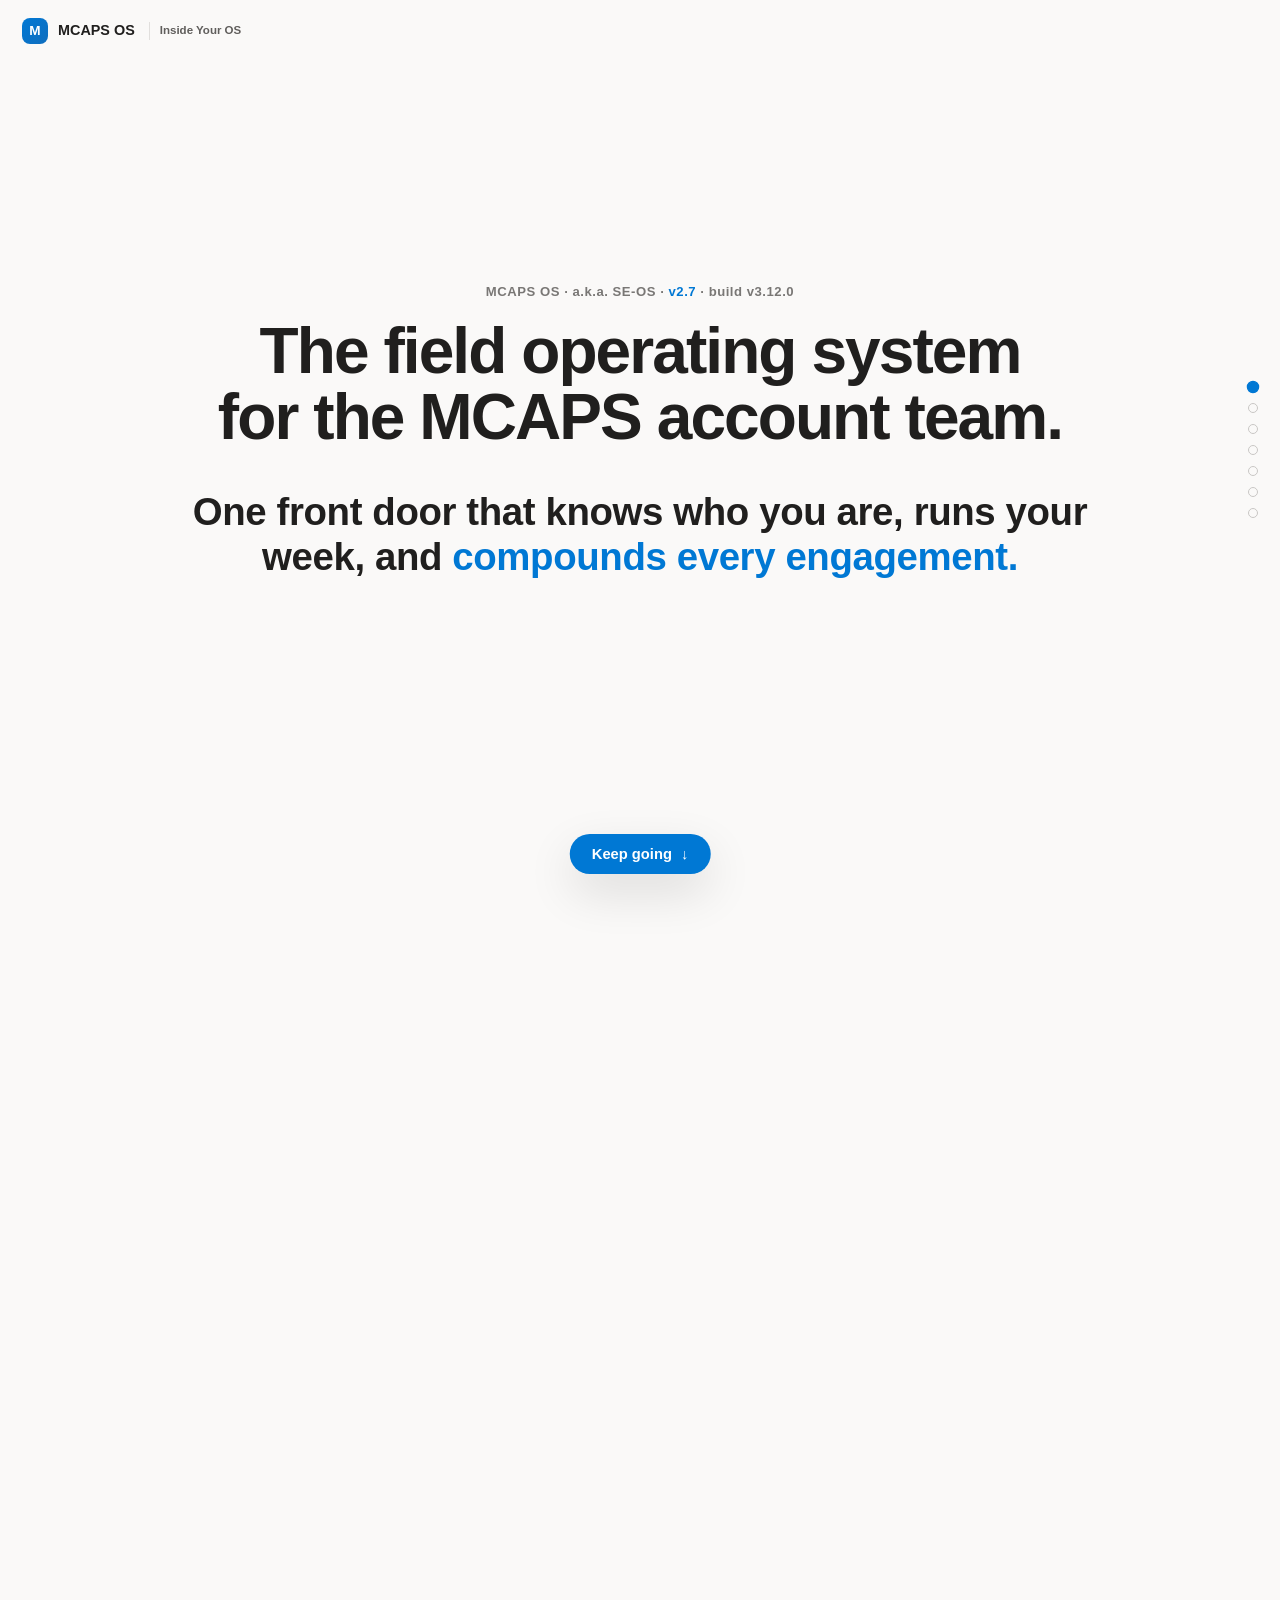
<file: inside-your-os.html>
<!DOCTYPE html>
<html lang="en" data-theme="light">
<head>
<meta charset="UTF-8" />
<meta name="viewport" content="width=device-width, initial-scale=1.0" />
<title>MCAPS OS — inside your OS</title>
<meta name="description" content="Inside MCAPS OS: one front door that knows who you are, runs your week, and compounds every engagement — account-level intelligence across your whole territory, every role's lens from one login." />
<script>
  (() => {
    const param = new URLSearchParams(window.location.search).get("scoutTheme");
    const theme =
      param || (window.matchMedia("(prefers-color-scheme: dark)").matches ? "dark" : "light");
    document.documentElement.setAttribute("data-theme", theme);
  })();
</script>
<style>
  :root {
    color-scheme: light;
    --cp-bg: #faf9f8;
    --cp-bg-elevated: #ffffff;
    --cp-surface: #ffffff;
    --cp-surface-soft: #f3f2f1;
    --cp-border: #e1dfdd;
    --cp-border-strong: #c8c6c4;
    --cp-text: #201f1e;
    --cp-text-muted: #605e5c;
    --cp-text-soft: #797775;
    --cp-accent: #0078d4;
    --cp-accent-hover: #106ebe;
    --cp-accent-soft: rgba(0, 120, 212, 0.08);
    --cp-accent-fg: #ffffff;
    --cp-success: #107c10;
    --cp-danger: #d13438;
    --cp-warning: #f7a800;
    --cp-link: #0067b8;
    --cp-shadow: 0 18px 48px rgba(0, 0, 0, 0.12);
    --cp-overlay: rgba(255, 255, 255, 0.8);
    --cp-panel: rgba(255, 255, 255, 0.86);
    --cp-panel-strong: rgba(255, 255, 255, 0.96);
    --cp-sheen: rgba(255, 255, 255, 0.55);
    --cp-highlight: rgba(0, 120, 212, 0.12);
  }
  html[data-theme="dark"] {
    color-scheme: dark;
    --cp-bg: #3d3b3a;
    --cp-bg-elevated: #343231;
    --cp-surface: #292929;
    --cp-surface-soft: #2e2e2e;
    --cp-border: #474747;
    --cp-border-strong: #5f5f5f;
    --cp-text: #dedede;
    --cp-text-muted: #919191;
    --cp-text-soft: #b0b0b0;
    --cp-accent: #50b0ff;
    --cp-accent-hover: #6cbcff;
    --cp-accent-soft: rgba(80, 176, 255, 0.14);
    --cp-accent-fg: #1a1a1a;
    --cp-success: #4ade80;
    --cp-danger: #f87171;
    --cp-warning: #fbbf24;
    --cp-link: #6cb8f6;
    --cp-shadow: 0 18px 48px rgba(0, 0, 0, 0.32);
    --cp-overlay: rgba(41, 41, 41, 0.88);
    --cp-panel: rgba(41, 41, 41, 0.72);
    --cp-panel-strong: rgba(41, 41, 41, 0.96);
    --cp-sheen: rgba(255, 255, 255, 0.04);
    --cp-highlight: rgba(80, 176, 255, 0.12);
  }

  * { box-sizing: border-box; }
  html { scroll-behavior: smooth; scroll-snap-type: y proximity; }
  body {
    margin: 0;
    background: var(--cp-bg);
    color: var(--cp-text);
    font-family: "Segoe UI", Aptos, Calibri, -apple-system, BlinkMacSystemFont, sans-serif;
    line-height: 1.5;
    -webkit-font-smoothing: antialiased;
  }

  /* ── stage / flow ── */
  .stage {
    min-height: 100vh;
    scroll-snap-align: start;
    display: flex; flex-direction: column;
    align-items: center; justify-content: center;
    padding: 72px 24px;
    position: relative;
    text-align: center;
  }
  .inner { width: 100%; max-width: 940px; margin: 0 auto; }
  .reveal { opacity: 0; transform: translateY(22px); transition: opacity .7s ease, transform .7s ease; }
  .reveal.in { opacity: 1; transform: none; }

  .kicker {
    font-size: 0.74rem; font-weight: 800; letter-spacing: 0.16em; text-transform: uppercase;
    color: var(--cp-accent); margin-bottom: 20px;
  }
  h1 { font-size: clamp(2.1rem, 5.4vw, 4rem); line-height: 1.04; letter-spacing: -0.03em; margin: 0 0 22px; font-weight: 850; }
  h2 { font-size: clamp(1.7rem, 4vw, 2.9rem); line-height: 1.08; letter-spacing: -0.02em; margin: 0 0 18px; font-weight: 820; }
  .big { font-size: clamp(1.5rem, 3.4vw, 2.4rem); font-weight: 750; line-height: 1.18; letter-spacing: -0.01em; }
  .sub { font-size: clamp(1.05rem, 2vw, 1.35rem); color: var(--cp-text-muted); max-width: 62ch; margin: 0 auto; }
  .accent { color: var(--cp-accent); }
  em { font-style: normal; color: var(--cp-accent); }

  /* ── keep going ── */
  .keepgoing {
    position: fixed; left: 50%; bottom: 26px; transform: translateX(-50%);
    z-index: 40; display: inline-flex; align-items: center; gap: 9px;
    background: var(--cp-accent); color: var(--cp-accent-fg);
    border: 0; border-radius: 999px; padding: 12px 22px;
    font-family: inherit; font-size: 0.92rem; font-weight: 750; cursor: pointer;
    box-shadow: var(--cp-shadow); transition: transform .15s ease, background .15s ease, opacity .3s ease;
  }
  .keepgoing:hover { background: var(--cp-accent-hover); transform: translateX(-50%) translateY(-2px); }
  .keepgoing .arrow { animation: bob 1.6s ease-in-out infinite; }
  @keyframes bob { 0%,100%{ transform: translateY(0);} 50%{ transform: translateY(4px);} }

  /* ── progress rail ── */
  .rail { position: fixed; right: 22px; top: 50%; transform: translateY(-50%); z-index: 40; display: flex; flex-direction: column; gap: 11px; }
  .rail button {
    width: 10px; height: 10px; border-radius: 50%; border: 1px solid var(--cp-border-strong);
    background: transparent; padding: 0; cursor: pointer; transition: all .2s ease;
  }
  .rail button.active { background: var(--cp-accent); border-color: var(--cp-accent); transform: scale(1.25); }
  @media (max-width: 680px){ .rail { display: none; } }

  /* ── brand chip top ── */
  .topbrand {
    position: fixed; left: 22px; top: 18px; z-index: 40;
    display: flex; align-items: center; gap: 10px; font-weight: 800; font-size: 0.9rem;
  }
  .topbrand .mark {
    width: 26px; height: 26px; border-radius: 8px;
    background: linear-gradient(135deg, var(--cp-accent), var(--cp-accent-hover));
    display: grid; place-items: center; color: var(--cp-accent-fg); font-weight: 900; font-size: 0.85rem;
  }
  .topbrand .viewtag {
    font-weight: 700; font-size: 0.72rem; color: var(--cp-text-muted);
    padding-left: 10px; margin-left: 4px; border-left: 1px solid var(--cp-border);
  }
  .foot a { color: var(--cp-link); text-decoration: none; font-weight: 600; }
  .foot a:hover { text-decoration: underline; }

  /* ── capability rows ── */
  .caps { display: grid; grid-template-columns: repeat(3, 1fr); gap: 14px; margin-top: 28px; }
  @media (max-width: 820px){ .caps { grid-template-columns: 1fr;} }
  .cap {
    background: var(--cp-surface); border: 1px solid var(--cp-border); border-radius: 16px;
    padding: 20px 18px; text-align: left; box-shadow: 0 0 2px rgba(0,0,0,0.12), 0 1px 2px rgba(0,0,0,0.14);
    display: flex; flex-direction: column; gap: 9px;
  }
  .cap .ic {
    width: 44px; height: 44px; border-radius: 13px; display: grid; place-items: center;
    font-size: 1.4rem; background: var(--cp-accent-soft); border: 1px solid var(--cp-border);
  }
  .cap .ct { font-weight: 800; font-size: 1.05rem; letter-spacing: -0.01em; }
  .cap .cd { font-size: 0.86rem; color: var(--cp-text-muted); line-height: 1.4; }

  /* ── proof chips ── */
  .chips { display: flex; flex-wrap: wrap; gap: 10px; justify-content: center; margin-top: 26px; }
  .chip {
    display: inline-flex; align-items: center; gap: 8px; font-size: 0.88rem; font-weight: 650;
    padding: 9px 15px; border-radius: 999px; background: var(--cp-surface); border: 1px solid var(--cp-border); color: var(--cp-text);
  }
  .chip .dot { width: 8px; height: 8px; border-radius: 50%; background: var(--cp-success); }

  .cta {
    display: inline-flex; align-items: center; gap: 10px; margin-top: 26px;
    background: var(--cp-accent); color: var(--cp-accent-fg); border-radius: 14px;
    padding: 15px 26px; font-size: 1.05rem; font-weight: 800;
  }
  .foot { margin: 30px auto 0; font-size: 0.78rem; color: var(--cp-text-soft); max-width: 70ch; }
  .quote { font-size: clamp(1.2rem, 2.6vw, 1.8rem); font-weight: 700; line-height: 1.35; max-width: 28ch; margin: 0 auto; }
  .verline { font-size: 0.82rem; font-weight: 700; color: var(--cp-text-soft); letter-spacing: 0.04em; margin-bottom: 16px; }
  .verline b { color: var(--cp-accent); }
</style>
</head>
<body>

<div class="topbrand"><span class="mark">M</span><span>MCAPS&nbsp;OS</span><span class="viewtag">Inside&nbsp;Your&nbsp;OS</span></div>
<div class="rail" id="rail"></div>

<!-- 0 · HOOK / masthead -->
<section class="stage" id="s0">
  <div class="inner">
    <div class="verline reveal">MCAPS OS · a.k.a. SE-OS · <b>v2.7</b> · build v3.12.0</div>
    <h1 class="reveal">The field operating system<br/>for the MCAPS account team.</h1>
    <p class="big reveal">One front door that knows who you are, runs your week,
    and <em>compounds every engagement.</em></p>
  </div>
</section>

<!-- 1 · knows who you are -->
<section class="stage" id="s1">
  <div class="inner">
    <div class="kicker reveal">You log in</div>
    <h2 class="reveal">It already knows<br/><em>who you are.</em></h2>
    <p class="sub reveal">Not a blank dashboard you configure. The front door is curated to your role —
    ATU, STU, or CSU — your territory, your accounts, your craft. Every role's lens, from <strong>one login.</strong></p>
  </div>
</section>

<!-- 2 · runs your week -->
<section class="stage" id="s2">
  <div class="inner">
    <div class="kicker reveal">Your day, operated</div>
    <h2 class="reveal">It runs your week.</h2>
    <p class="sub reveal">Open it and see what needs you — across every account, ranked, with the single next action.
    Not six tools and a memory of what's open. <strong>One operated rhythm</strong> that moves the work forward.</p>
  </div>
</section>

<!-- 3 · the capabilities -->
<section class="stage" id="s3">
  <div class="inner">
    <div class="kicker reveal">What's under the glass</div>
    <h2 class="reveal">An engine that knows<br/>where every account is.</h2>
    <div class="caps reveal">
      <div class="cap"><div class="ic">🧭</div><div class="ct">Where each account is</div><div class="cd">The engine places every account on its maturity arc — and knows the play to run next.</div></div>
      <div class="cap"><div class="ic">🎬</div><div class="ct">What to present</div><div class="cd">The right proof, demo, and ROI for this customer — assembled, not hunted for.</div></div>
      <div class="cap"><div class="ic">🤝</div><div class="ct">Who's on first</div><div class="cd">The pod around the account — and the handoffs, so nothing drops at the seams.</div></div>
      <div class="cap"><div class="ic">🗺️</div><div class="ct">Your whole territory</div><div class="cd">Account-level intelligence across the entire book — not one account at a time.</div></div>
      <div class="cap"><div class="ic">♻️</div><div class="ct">The loop keeps flowing</div><div class="cd">Every engagement harvests back, so the funnel keeps moving and the next one starts ahead.</div></div>
      <div class="cap"><div class="ic">🛠️</div><div class="ct">Build, don't assemble</div><div class="cd">For the Specialist Team, "build the proof &amp; demo" becomes one operated rhythm — not six tools.</div></div>
    </div>
  </div>
</section>

<!-- 4 · not CRM -->
<section class="stage" id="s4">
  <div class="inner">
    <div class="kicker reveal">The shift</div>
    <h2 class="reveal">This isn't CRM.</h2>
    <p class="sub reveal">CRM is now the data lake and the historical process engine. The mission is
    <strong>orchestrating people at the glass of preference</strong> — Windows, mobile, wherever they are.
    A system that engages you <em>and</em> the customer at the right moments, together. We find them. We engage.</p>
  </div>
</section>

<!-- 5 · it compounds -->
<section class="stage" id="s5">
  <div class="inner">
    <div class="kicker reveal">Why it gets better</div>
    <h2 class="reveal">Every engagement<br/>makes the next one stronger.</h2>
    <p class="sub reveal">A new hire doesn't assemble their tools — they <strong>inherit</strong> a composed system on day one,
    tuned to their role and customers. The system compounds with every deal the whole field runs.</p>
    <div class="chips reveal">
      <span class="chip"><span class="dot"></span>Knows who you are</span>
      <span class="chip"><span class="dot"></span>Runs your week</span>
      <span class="chip"><span class="dot"></span>Compounds every engagement</span>
    </div>
  </div>
</section>

<!-- 6 · close -->
<section class="stage" id="s6">
  <div class="inner">
    <div class="kicker reveal">MCAPS OS · v2.7</div>
    <h2 class="reveal">Imagine a CRM that<br/>engages you and the customer<br/>at the right moments — together.</h2>
    <p class="quote reveal" style="margin-top:8px">It's not far from being able to be used.</p>
    <p class="foot reveal">Five views, one vision:
      <a href="index.html">System View</a> ·
      <a href="mcaps-os-exec.html">Exec View</a> ·
      <a href="mcaps-os.html">User / Builder View</a> ·
      <a href="arc-overview.html">Arc Overview</a> ·
      <b>Inside Your OS</b> (you're here).</p>
  </div>
</section>

<button class="keepgoing" id="keepgoing">Keep going <span class="arrow">↓</span></button>

<script>
  const stages = Array.from(document.querySelectorAll('.stage'));
  let idx = 0;

  const rail = document.getElementById('rail');
  stages.forEach((s, i) => {
    const b = document.createElement('button');
    b.setAttribute('aria-label', 'Go to section ' + (i + 1));
    b.addEventListener('click', () => scrollTo(i));
    rail.appendChild(b);
  });
  const dots = Array.from(rail.children);

  function scrollTo(i) {
    idx = Math.max(0, Math.min(stages.length - 1, i));
    stages[idx].scrollIntoView({ behavior: 'smooth' });
  }
  function next() { scrollTo(idx + 1); }
  function prev() { scrollTo(idx - 1); }

  document.getElementById('keepgoing').addEventListener('click', next);

  document.addEventListener('keydown', (e) => {
    if (['ArrowDown', 'PageDown', ' '].includes(e.key)) { e.preventDefault(); next(); }
    else if (['ArrowUp', 'PageUp'].includes(e.key)) { e.preventDefault(); prev(); }
  });

  const io = new IntersectionObserver((entries) => {
    entries.forEach((en) => {
      if (en.isIntersecting) {
        const i = stages.indexOf(en.target);
        idx = i;
        dots.forEach((d, di) => d.classList.toggle('active', di === i));
        en.target.querySelectorAll('.reveal').forEach((el, k) => {
          setTimeout(() => el.classList.add('in'), k * 110);
        });
        document.getElementById('keepgoing').style.opacity = (i === stages.length - 1) ? '0' : '1';
        document.getElementById('keepgoing').style.pointerEvents = (i === stages.length - 1) ? 'none' : 'auto';
      }
    });
  }, { threshold: 0.55 });
  stages.forEach((s) => io.observe(s));

  window.addEventListener('DOMContentLoaded', () => {
    document.querySelectorAll('#s0 .reveal').forEach((el, k) => setTimeout(() => el.classList.add('in'), 120 + k * 120));
  });
</script>
</body>
</html>
</file>
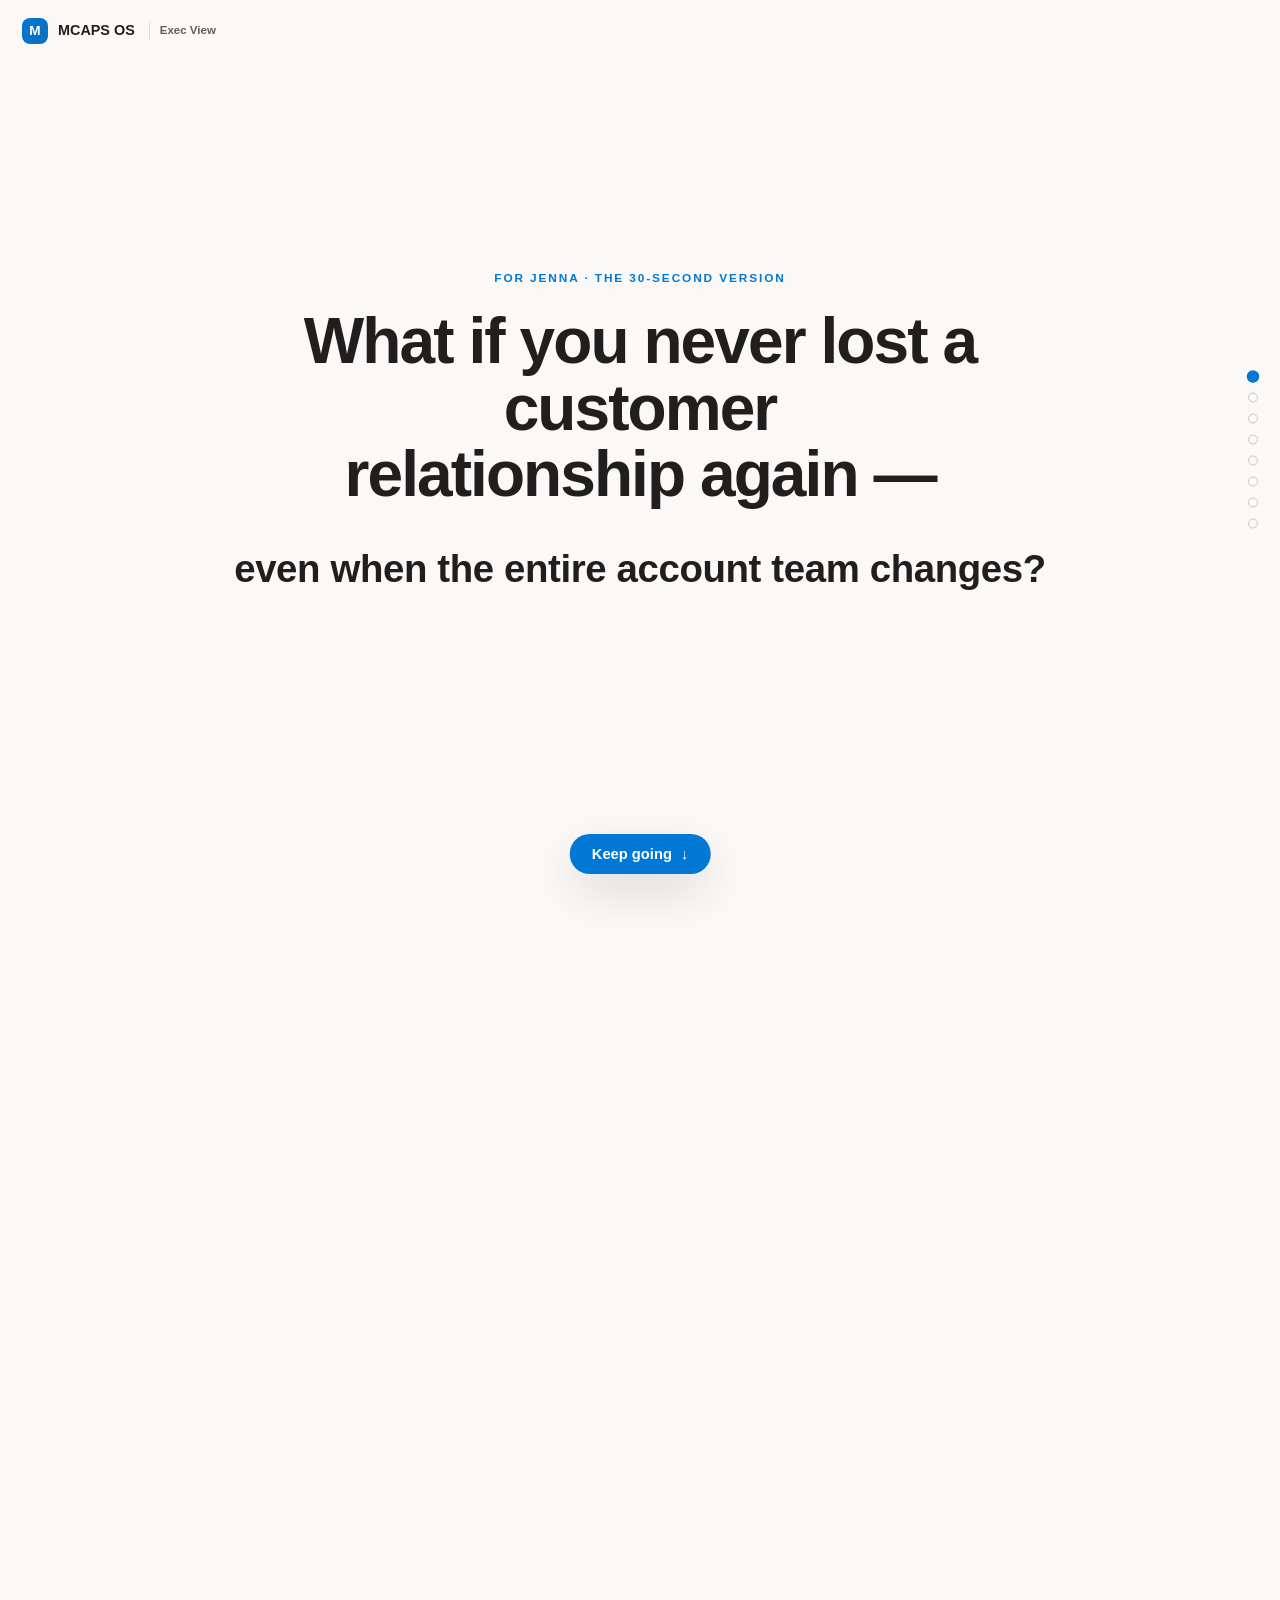
<file: mcaps-os-exec.html>
<!DOCTYPE html>
<html lang="en" data-theme="light">
<head>
<meta charset="UTF-8" />
<meta name="viewport" content="width=device-width, initial-scale=1.0" />
<title>MCAPS OS — meet your agent team</title>
<script>
  (() => {
    const param = new URLSearchParams(window.location.search).get("scoutTheme");
    const theme =
      param || (window.matchMedia("(prefers-color-scheme: dark)").matches ? "dark" : "light");
    document.documentElement.setAttribute("data-theme", theme);
  })();
</script>
<style>
  :root {
    color-scheme: light;
    --cp-bg: #faf9f8;
    --cp-bg-elevated: #ffffff;
    --cp-surface: #ffffff;
    --cp-surface-soft: #f3f2f1;
    --cp-border: #e1dfdd;
    --cp-border-strong: #c8c6c4;
    --cp-text: #201f1e;
    --cp-text-muted: #605e5c;
    --cp-text-soft: #797775;
    --cp-accent: #0078d4;
    --cp-accent-hover: #106ebe;
    --cp-accent-soft: rgba(0, 120, 212, 0.08);
    --cp-accent-fg: #ffffff;
    --cp-success: #107c10;
    --cp-danger: #d13438;
    --cp-warning: #f7a800;
    --cp-link: #0067b8;
    --cp-shadow: 0 18px 48px rgba(0, 0, 0, 0.12);
    --cp-overlay: rgba(255, 255, 255, 0.8);
    --cp-panel: rgba(255, 255, 255, 0.86);
    --cp-panel-strong: rgba(255, 255, 255, 0.96);
    --cp-sheen: rgba(255, 255, 255, 0.55);
    --cp-highlight: rgba(0, 120, 212, 0.12);
  }
  html[data-theme="dark"] {
    color-scheme: dark;
    --cp-bg: #3d3b3a;
    --cp-bg-elevated: #343231;
    --cp-surface: #292929;
    --cp-surface-soft: #2e2e2e;
    --cp-border: #474747;
    --cp-border-strong: #5f5f5f;
    --cp-text: #dedede;
    --cp-text-muted: #919191;
    --cp-text-soft: #b0b0b0;
    --cp-accent: #50b0ff;
    --cp-accent-hover: #6cbcff;
    --cp-accent-soft: rgba(80, 176, 255, 0.14);
    --cp-accent-fg: #1a1a1a;
    --cp-success: #4ade80;
    --cp-danger: #f87171;
    --cp-warning: #fbbf24;
    --cp-link: #6cb8f6;
    --cp-shadow: 0 18px 48px rgba(0, 0, 0, 0.32);
    --cp-overlay: rgba(41, 41, 41, 0.88);
    --cp-panel: rgba(41, 41, 41, 0.72);
    --cp-panel-strong: rgba(41, 41, 41, 0.96);
    --cp-sheen: rgba(255, 255, 255, 0.04);
    --cp-highlight: rgba(80, 176, 255, 0.12);
  }

  * { box-sizing: border-box; }
  html { scroll-behavior: smooth; scroll-snap-type: y proximity; }
  body {
    margin: 0;
    background: var(--cp-bg);
    color: var(--cp-text);
    font-family: "Segoe UI", Aptos, Calibri, -apple-system, BlinkMacSystemFont, sans-serif;
    line-height: 1.5;
    -webkit-font-smoothing: antialiased;
  }

  /* ── stage / flow ── */
  .stage {
    min-height: 100vh;
    scroll-snap-align: start;
    display: flex; flex-direction: column;
    align-items: center; justify-content: center;
    padding: 72px 24px;
    position: relative;
    text-align: center;
  }
  .inner { width: 100%; max-width: 920px; margin: 0 auto; }
  .reveal { opacity: 0; transform: translateY(22px); transition: opacity .7s ease, transform .7s ease; }
  .reveal.in { opacity: 1; transform: none; }

  .kicker {
    font-size: 0.74rem; font-weight: 800; letter-spacing: 0.16em; text-transform: uppercase;
    color: var(--cp-accent); margin-bottom: 20px;
  }
  h1 { font-size: clamp(2.1rem, 5.4vw, 4rem); line-height: 1.04; letter-spacing: -0.03em; margin: 0 0 22px; font-weight: 850; }
  h2 { font-size: clamp(1.7rem, 4vw, 2.9rem); line-height: 1.08; letter-spacing: -0.02em; margin: 0 0 18px; font-weight: 820; }
  .big { font-size: clamp(1.5rem, 3.4vw, 2.4rem); font-weight: 750; line-height: 1.18; letter-spacing: -0.01em; }
  .sub { font-size: clamp(1.05rem, 2vw, 1.35rem); color: var(--cp-text-muted); max-width: 60ch; margin: 0 auto; }
  .accent { color: var(--cp-accent); }
  em { font-style: normal; color: var(--cp-accent); }

  /* ── keep going ── */
  .keepgoing {
    position: fixed; left: 50%; bottom: 26px; transform: translateX(-50%);
    z-index: 40; display: inline-flex; align-items: center; gap: 9px;
    background: var(--cp-accent); color: var(--cp-accent-fg);
    border: 0; border-radius: 999px; padding: 12px 22px;
    font-family: inherit; font-size: 0.92rem; font-weight: 750; cursor: pointer;
    box-shadow: var(--cp-shadow); transition: transform .15s ease, background .15s ease, opacity .3s ease;
  }
  .keepgoing:hover { background: var(--cp-accent-hover); transform: translateX(-50%) translateY(-2px); }
  .keepgoing .arrow { animation: bob 1.6s ease-in-out infinite; }
  @keyframes bob { 0%,100%{ transform: translateY(0);} 50%{ transform: translateY(4px);} }

  /* ── progress rail ── */
  .rail { position: fixed; right: 22px; top: 50%; transform: translateY(-50%); z-index: 40; display: flex; flex-direction: column; gap: 11px; }
  .rail button {
    width: 10px; height: 10px; border-radius: 50%; border: 1px solid var(--cp-border-strong);
    background: transparent; padding: 0; cursor: pointer; transition: all .2s ease;
  }
  .rail button.active { background: var(--cp-accent); border-color: var(--cp-accent); transform: scale(1.25); }
  @media (max-width: 680px){ .rail { display: none; } }

  /* ── brand chip top ── */
  .topbrand {
    position: fixed; left: 22px; top: 18px; z-index: 40;
    display: flex; align-items: center; gap: 10px; font-weight: 800; font-size: 0.9rem;
  }
  .topbrand .mark {
    width: 26px; height: 26px; border-radius: 8px;
    background: linear-gradient(135deg, var(--cp-accent), var(--cp-accent-hover));
    display: grid; place-items: center; color: var(--cp-accent-fg); font-weight: 900; font-size: 0.85rem;
  }
  .topbrand .viewtag {
    font-weight: 700; font-size: 0.72rem; color: var(--cp-text-muted);
    padding-left: 10px; margin-left: 4px; border-left: 1px solid var(--cp-border);
  }
  .foot a { color: var(--cp-link); text-decoration: none; font-weight: 600; }
  .foot a:hover { text-decoration: underline; }

  /* ── mind card (Chamber feel) ── */
  .minds { display: grid; grid-template-columns: repeat(4, 1fr); gap: 14px; margin-top: 28px; }
  @media (max-width: 860px){ .minds { grid-template-columns: repeat(2,1fr);} }
  @media (max-width: 460px){ .minds { grid-template-columns: 1fr;} }
  .mind {
    background: var(--cp-surface); border: 1px solid var(--cp-border); border-radius: 16px;
    padding: 18px 16px; text-align: left; box-shadow: 0 0 2px rgba(0,0,0,0.12), 0 1px 2px rgba(0,0,0,0.14);
    display: flex; flex-direction: column; gap: 9px;
  }
  .mind .av {
    width: 44px; height: 44px; border-radius: 13px; display: grid; place-items: center;
    font-size: 1.4rem; background: var(--cp-accent-soft); border: 1px solid var(--cp-border);
  }
  .mind .nm { font-weight: 800; font-size: 1.05rem; letter-spacing: -0.01em; }
  .mind .role { font-size: 0.7rem; font-weight: 800; letter-spacing: 0.06em; text-transform: uppercase; color: var(--cp-accent); }
  .mind .job { font-size: 0.86rem; color: var(--cp-text-muted); line-height: 1.4; }

  /* ── persistent customer centerpiece ── */
  .orbit { position: relative; width: min(540px, 92vw); height: min(540px, 92vw); margin: 18px auto 0; }
  .core {
    position: absolute; left: 50%; top: 50%; transform: translate(-50%,-50%);
    width: min(230px, 56vw); border-radius: 22px; padding: 22px 20px;
    background: var(--cp-surface); border: 2px solid var(--cp-accent);
    box-shadow: var(--cp-shadow); text-align: center; z-index: 2;
  }
  .core .av { font-size: 2.4rem; }
  .core .nm { font-weight: 850; font-size: 1.15rem; margin-top: 6px; }
  .core .tag { font-size: 0.74rem; color: var(--cp-text-muted); margin-top: 4px; }
  .core .persist { margin-top: 10px; font-size: 0.7rem; font-weight: 800; letter-spacing: 0.05em; text-transform: uppercase; color: var(--cp-success); }
  .satellite {
    position: absolute; left: 50%; top: 50%;
    width: 78px; height: 78px; margin: -39px 0 0 -39px; border-radius: 50%;
    background: var(--cp-bg-elevated); border: 1px dashed var(--cp-border-strong);
    display: grid; place-items: center; text-align: center; z-index: 1;
    font-size: 0.66rem; font-weight: 800; color: var(--cp-text-muted); letter-spacing: 0.04em;
  }
  .orbit .caption { position: absolute; left: 0; right: 0; bottom: -6px; font-size: 0.9rem; color: var(--cp-text-muted); }

  /* ── proof chips ── */
  .chips { display: flex; flex-wrap: wrap; gap: 10px; justify-content: center; margin-top: 26px; }
  .chip {
    display: inline-flex; align-items: center; gap: 8px; font-size: 0.88rem; font-weight: 650;
    padding: 9px 15px; border-radius: 999px; background: var(--cp-surface); border: 1px solid var(--cp-border); color: var(--cp-text);
  }
  .chip .dot { width: 8px; height: 8px; border-radius: 50%; background: var(--cp-success); }

  .cta {
    display: inline-flex; align-items: center; gap: 10px; margin-top: 26px;
    background: var(--cp-accent); color: var(--cp-accent-fg); border-radius: 14px;
    padding: 15px 26px; font-size: 1.05rem; font-weight: 800;
  }
  .foot { margin: 30px auto 0; font-size: 0.78rem; color: var(--cp-text-soft); max-width: 64ch; }
  .foot a { color: var(--cp-link); text-decoration: none; }

  .quote { font-size: clamp(1.2rem, 2.6vw, 1.8rem); font-weight: 700; line-height: 1.35; max-width: 24ch; margin: 0 auto; }
  .handoff { display: flex; align-items: center; justify-content: center; gap: 6px; flex-wrap: wrap; margin-top: 24px; font-weight: 800; color: var(--cp-text-muted); }
  .handoff span.role { color: var(--cp-accent); }
  .handoff .arr { color: var(--cp-text-soft); }
</style>
</head>
<body>

<div class="topbrand"><span class="mark">M</span><span>MCAPS&nbsp;OS</span><span class="viewtag">Exec&nbsp;View</span></div>
<div class="rail" id="rail"></div>

<!-- 0 · HOOK -->
<section class="stage" id="s0">
  <div class="inner">
    <div class="kicker reveal">For Jenna · the 30-second version</div>
    <h1 class="reveal">What if you never lost a customer<br/>relationship again —</h1>
    <p class="big reveal">even when the entire account team changes?</p>
  </div>
</section>

<!-- 1 · THE PROBLEM -->
<section class="stage" id="s1">
  <div class="inner">
    <div class="kicker reveal">Today</div>
    <h2 class="reveal">When an AE moves on,<br/>the customer starts over.</h2>
    <p class="sub reveal">The context walks out the door. Every transition, we lose the rhythm,
    the history, the trust we spent years building. We rebuild the relationship from memory.</p>
  </div>
</section>

<!-- 2 · HERO — customer as a persistent agent -->
<section class="stage" id="s2">
  <div class="inner">
    <div class="kicker reveal">The idea</div>
    <h2 class="reveal">What if every customer<br/>was <em>an agent?</em></h2>
    <div class="orbit reveal" id="orbit">
      <div class="core">
        <div class="av">💧</div>
        <div class="nm">Pentair</div>
        <div class="tag">every renewal · every SKU · every meeting · every transcript</div>
        <div class="persist">● stays intact</div>
      </div>
      <!-- satellites positioned by JS -->
    </div>
    <p class="sub reveal" style="margin-top:30px">The account team rotates around it. The rhythm with the
    customer <strong>does not.</strong> It belongs to the customer agent — and it stays.</p>
  </div>
</section>

<!-- 3 · the role personas -->
<section class="stage" id="s3">
  <div class="inner">
    <div class="kicker reveal">And it's not just one agent</div>
    <h2 class="reveal">Every role gets its own.</h2>
    <p class="sub reveal">Just like you have <strong>Trixie</strong> for travel and <strong>Pulse</strong> for signals —
    every seat at the table gets a named, purpose-built agent. This is your field, as a team of agents.</p>
    <div class="minds reveal">
      <div class="mind"><div class="av">🧭</div><div class="role">Account Exec</div><div class="nm">Compass</div><div class="job">Owns the relationship + the account strategy. Knows the why-now and who to call.</div></div>
      <div class="mind"><div class="av">🔍</div><div class="role">Account Tech Strategist</div><div class="nm">Lens</div><div class="job">Reads the technical landscape and the play. Sees what the customer is ready for.</div></div>
      <div class="mind"><div class="av">🎯</div><div class="role">Specialist</div><div class="nm">Vector</div><div class="job">Drives the solution to a close. Carries the commercial case.</div></div>
      <div class="mind"><div class="av">🛠️</div><div class="role">Solution Engineer</div><div class="nm">Sol</div><div class="job">Designs, proves, and builds the demo — tailored to the customer, not a template.</div></div>
      <div class="mind"><div class="av">⚓</div><div class="role">Cloud Solution Architect</div><div class="nm">Anchor</div><div class="job">Makes adoption stick. Turns the win into real, consumed value.</div></div>
      <div class="mind"><div class="av">📈</div><div class="role">Customer Success (CSAM)</div><div class="nm">Cadence</div><div class="job">Keeps the value rhythm and finds the expansion. Never lets it go quiet.</div></div>
      <div class="mind"><div class="av">🛰️</div><div class="role">Manager</div><div class="nm">Vista</div><div class="job">Sees across the whole team's accounts. Where to lean in, what needs them.</div></div>
      <div class="mind" style="border-style:dashed"><div class="av">＋</div><div class="role">…and the role each evolves into</div><div class="nm">Your call</div><div class="job">We design the agent for the role each function becomes in an AI-first world.</div></div>
    </div>
  </div>
</section>

<!-- 4 · they work together -->
<section class="stage" id="s4">
  <div class="inner">
    <div class="kicker reveal">The part that actually wins deals</div>
    <h2 class="reveal">They hand off to each other —<br/>around the customer agent.</h2>
    <p class="sub reveal">The way your best teams already do. Presales to Final Mile. Nothing drops at the seams,
    because everything they know lives with the customer — not in someone's inbox.</p>
    <div class="handoff reveal">
      <span class="role">Compass</span><span class="arr">→</span>
      <span class="role">Lens</span><span class="arr">→</span>
      <span class="role">Vector</span><span class="arr">→</span>
      <span class="role">Sol</span><span class="arr">→</span>
      <span class="role">Anchor</span><span class="arr">→</span>
      <span class="role">Cadence</span>
    </div>
  </div>
</section>

<!-- 5 · you inherit it -->
<section class="stage" id="s5">
  <div class="inner">
    <div class="kicker reveal">For everyone in the field</div>
    <h2 class="reveal">A new hire doesn't<br/>assemble their tools.</h2>
    <p class="sub reveal">They <strong>inherit</strong> a pre-composed agent team on day one — already tuned to their role,
    their craft standards, their customers. And every engagement they run <em>harvests back</em>,
    so the next person starts further ahead. The system gets smarter with every deal.</p>
  </div>
</section>

<!-- 6 · it's real -->
<section class="stage" id="s6">
  <div class="inner">
    <div class="kicker reveal">This isn't a concept deck</div>
    <h2 class="reveal">The engine is already running.</h2>
    <p class="sub reveal">We're prototyping MCAPS OS now — on the platforms you already love, starting with the field.</p>
    <div class="chips reveal">
      <span class="chip"><span class="dot"></span>Meeting&nbsp;Miner — turns every meeting into pipeline</span>
      <span class="chip"><span class="dot"></span>The&nbsp;Pentair&nbsp;agent — knows the account, builds for it</span>
      <span class="chip"><span class="dot"></span>Instant&nbsp;ROI — the cost &amp; value, in the room</span>
    </div>
  </div>
</section>

<!-- 7 · close -->
<section class="stage" id="s7">
  <div class="inner">
    <div class="kicker reveal">MCAPS OS</div>
    <h2 class="reveal">The operating system<br/>for how we sell.</h2>
    <p class="quote reveal" style="margin-top:8px">Built on MCAPS&nbsp;IQ. Activated at every persona.</p>
    <div class="cta reveal">Ready to create history? →</div>
    <p class="foot reveal">Illustrative agent names (Compass, Lens, Vector, Sol, Anchor, Cadence, Vista) show the
    pattern — named, purpose-built agents per role, the way you use Trixie and Pulse. The deeper architecture
    (the builder's lens) lives in <a href="mcaps-os.html">mcaps-os.html</a>.</p>
    <p class="foot reveal">Five views, one vision: <a href="index.html">System View</a> (the whole machine) · <b>Exec View</b> (you're here) · <a href="mcaps-os.html">User / Builder View</a> (the architecture) · <a href="arc-overview.html">Arc Overview</a> (the journey) · <a href="inside-your-os.html">Inside Your OS</a> (what it's like inside).</p>
  </div>
</section>

<button class="keepgoing" id="keepgoing">Keep going <span class="arrow">↓</span></button>

<script>
  const stages = Array.from(document.querySelectorAll('.stage'));
  let idx = 0;

  // build progress rail
  const rail = document.getElementById('rail');
  stages.forEach((s, i) => {
    const b = document.createElement('button');
    b.setAttribute('aria-label', 'Go to section ' + (i + 1));
    b.addEventListener('click', () => scrollTo(i));
    rail.appendChild(b);
  });
  const dots = Array.from(rail.children);

  function scrollTo(i) {
    idx = Math.max(0, Math.min(stages.length - 1, i));
    stages[idx].scrollIntoView({ behavior: 'smooth' });
  }
  function next() { scrollTo(idx + 1); }
  function prev() { scrollTo(idx - 1); }

  document.getElementById('keepgoing').addEventListener('click', next);

  document.addEventListener('keydown', (e) => {
    if (['ArrowDown', 'PageDown', ' '].includes(e.key)) { e.preventDefault(); next(); }
    else if (['ArrowUp', 'PageUp'].includes(e.key)) { e.preventDefault(); prev(); }
  });

  // active section tracking + reveal on enter
  const io = new IntersectionObserver((entries) => {
    entries.forEach((en) => {
      if (en.isIntersecting) {
        const i = stages.indexOf(en.target);
        idx = i;
        dots.forEach((d, di) => d.classList.toggle('active', di === i));
        en.target.querySelectorAll('.reveal').forEach((el, k) => {
          setTimeout(() => el.classList.add('in'), k * 110);
        });
        // hide keep-going on the last stage
        document.getElementById('keepgoing').style.opacity = (i === stages.length - 1) ? '0' : '1';
        document.getElementById('keepgoing').style.pointerEvents = (i === stages.length - 1) ? 'none' : 'auto';
      }
    });
  }, { threshold: 0.55 });
  stages.forEach((s) => io.observe(s));

  // position the orbit satellites (decorative)
  const orbit = document.getElementById('orbit');
  if (orbit) {
    const labels = ['AE', 'ATS', 'SE', 'CSA', 'CSAM'];
    const R = 0.40; // fraction of orbit size
    labels.forEach((lab, i) => {
      const ang = (-90 + i * (360 / labels.length)) * Math.PI / 180;
      const el = document.createElement('div');
      el.className = 'satellite';
      el.textContent = lab;
      el.style.left = (50 + Math.cos(ang) * R * 100) + '%';
      el.style.top = (50 + Math.sin(ang) * R * 100) + '%';
      orbit.appendChild(el);
    });
    const cap = document.createElement('div');
    cap.className = 'caption';
    orbit.appendChild(cap);
  }

  // reveal the first stage immediately
  window.addEventListener('DOMContentLoaded', () => {
    document.querySelectorAll('#s0 .reveal').forEach((el, k) => setTimeout(() => el.classList.add('in'), 120 + k * 120));
  });
</script>
</body>
</html>
</file>
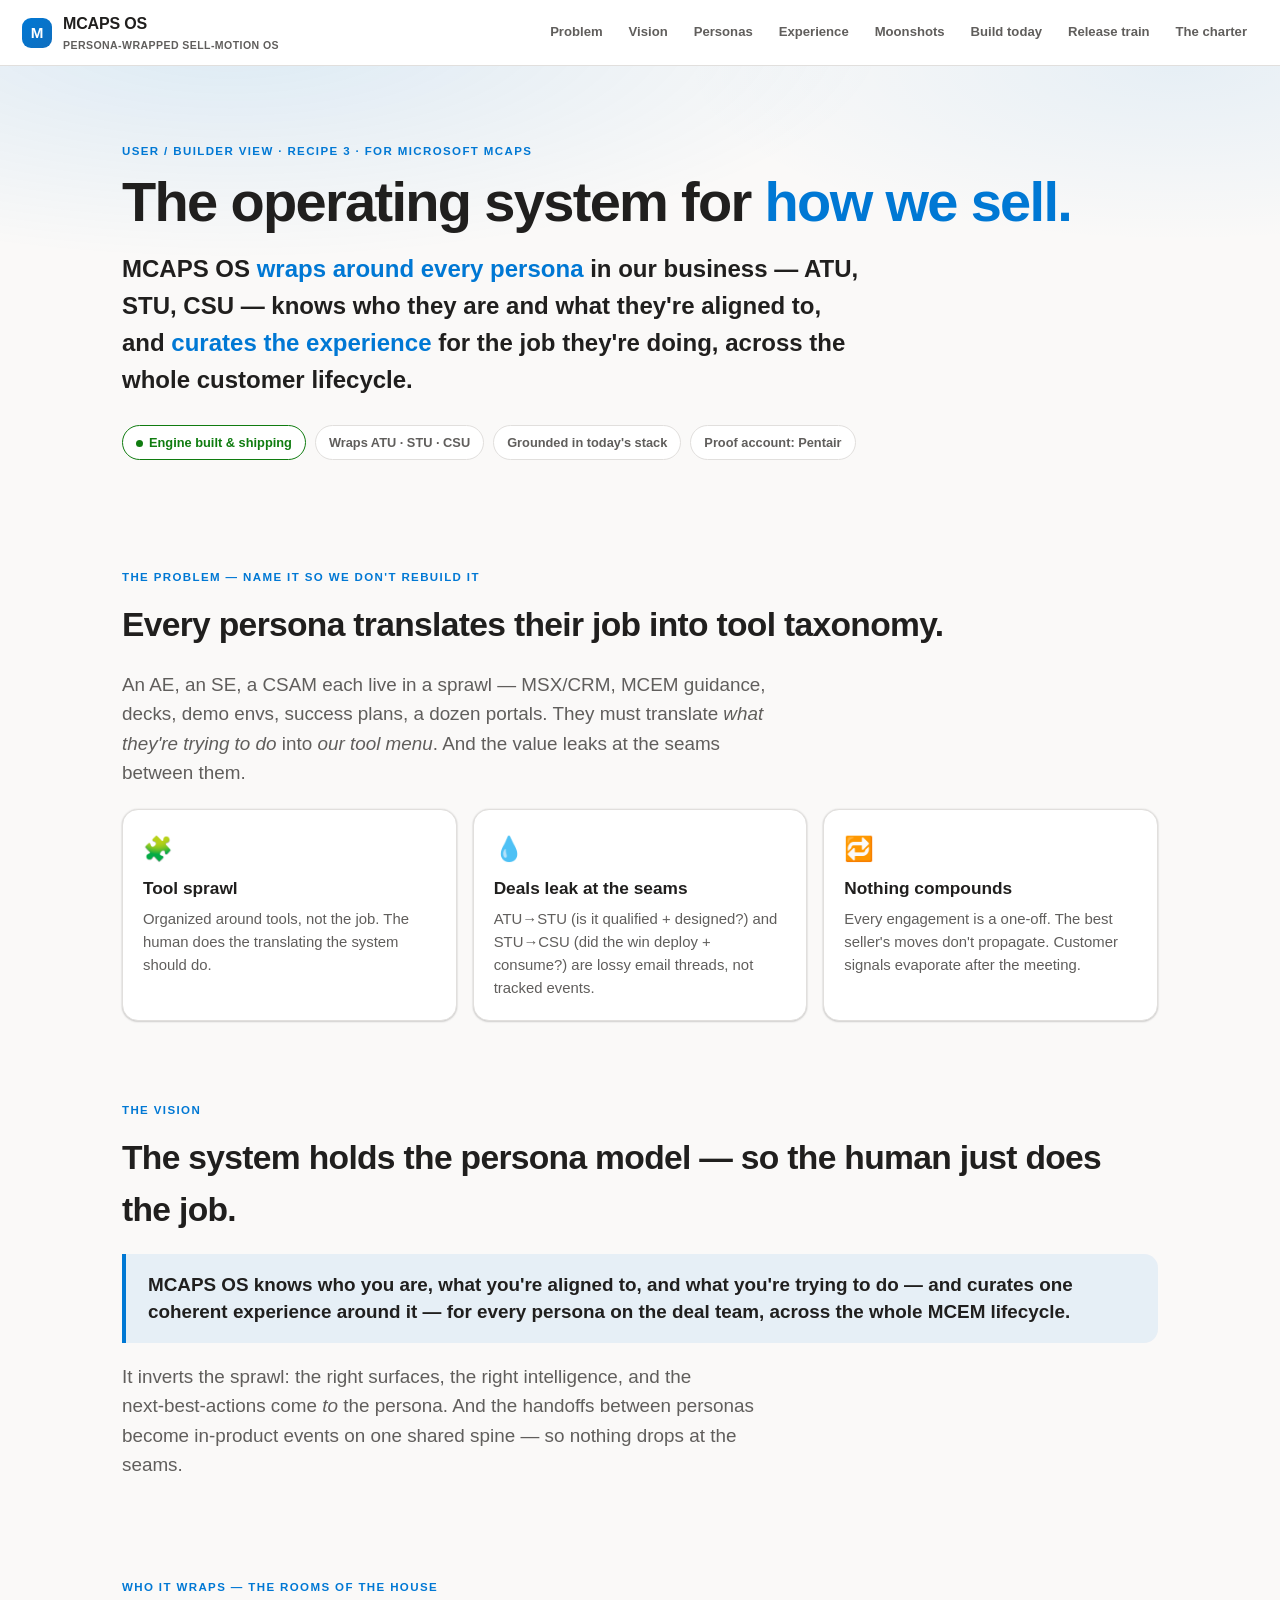
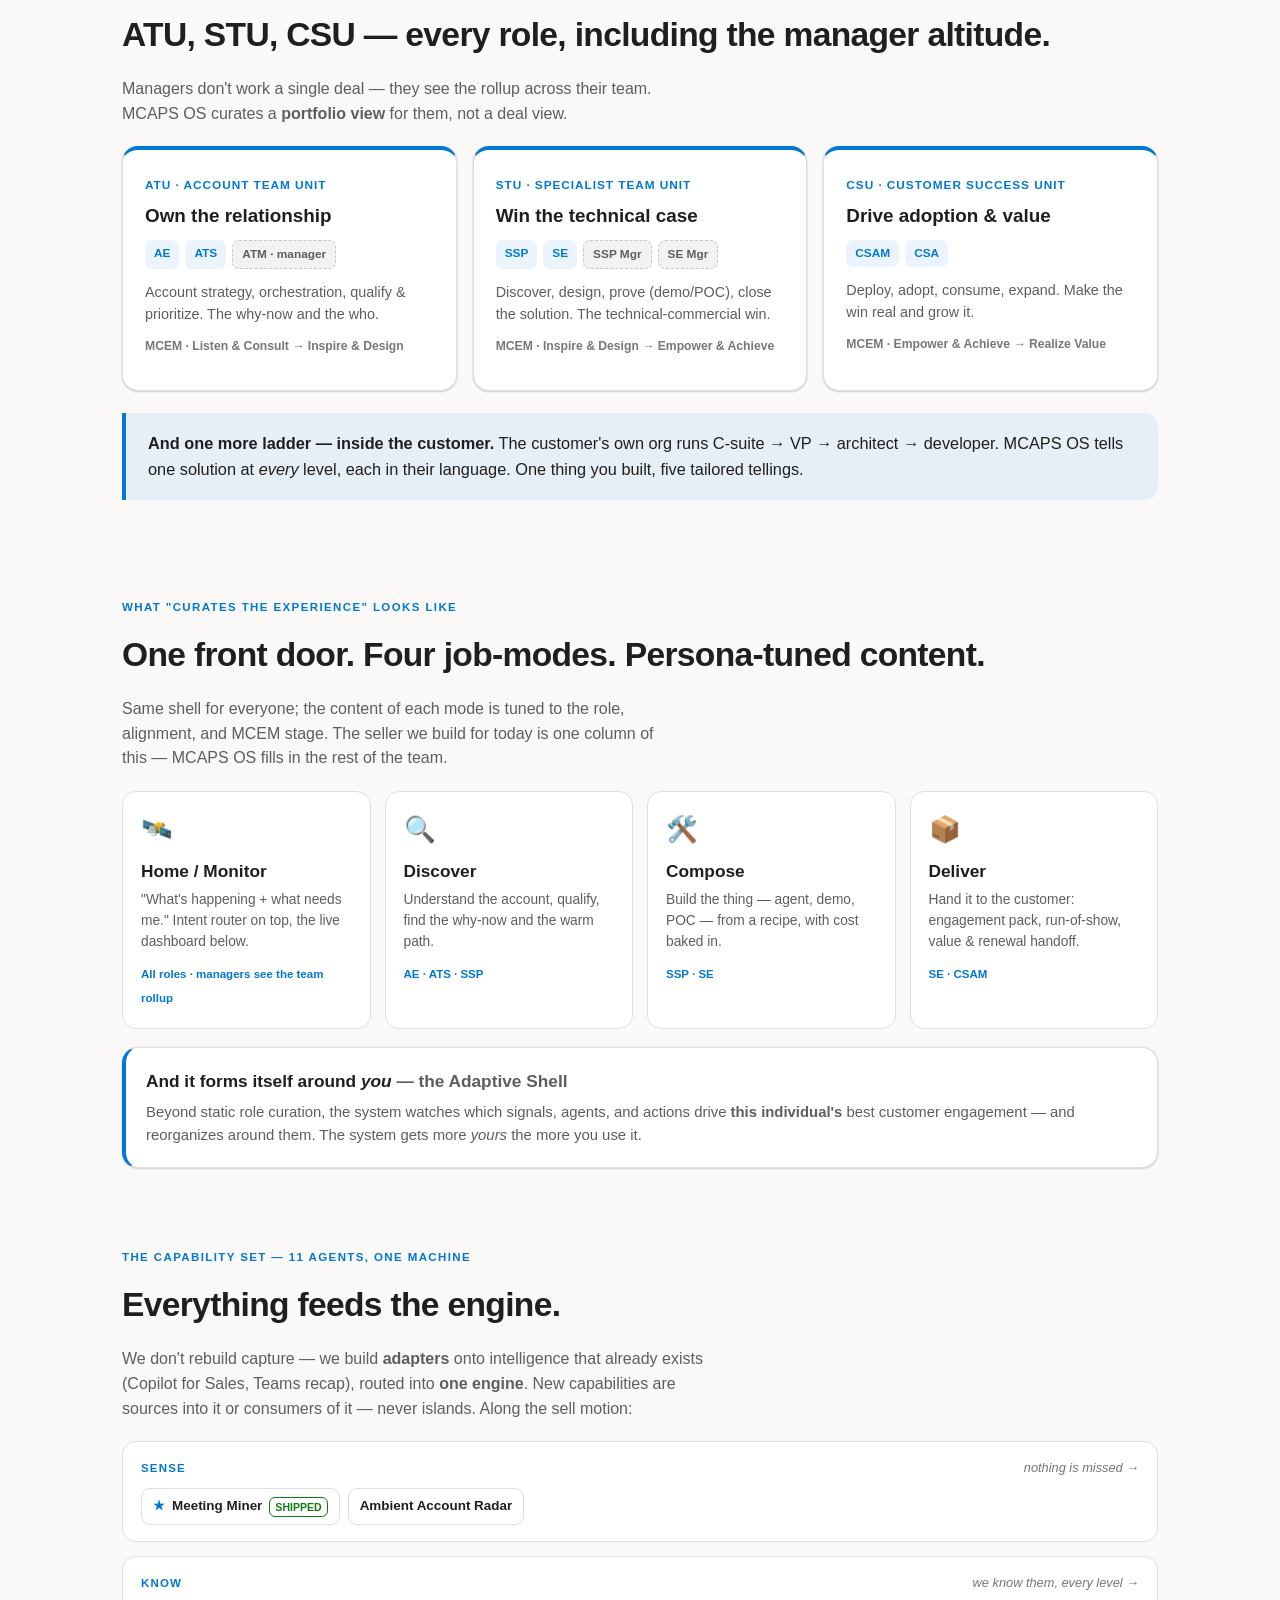
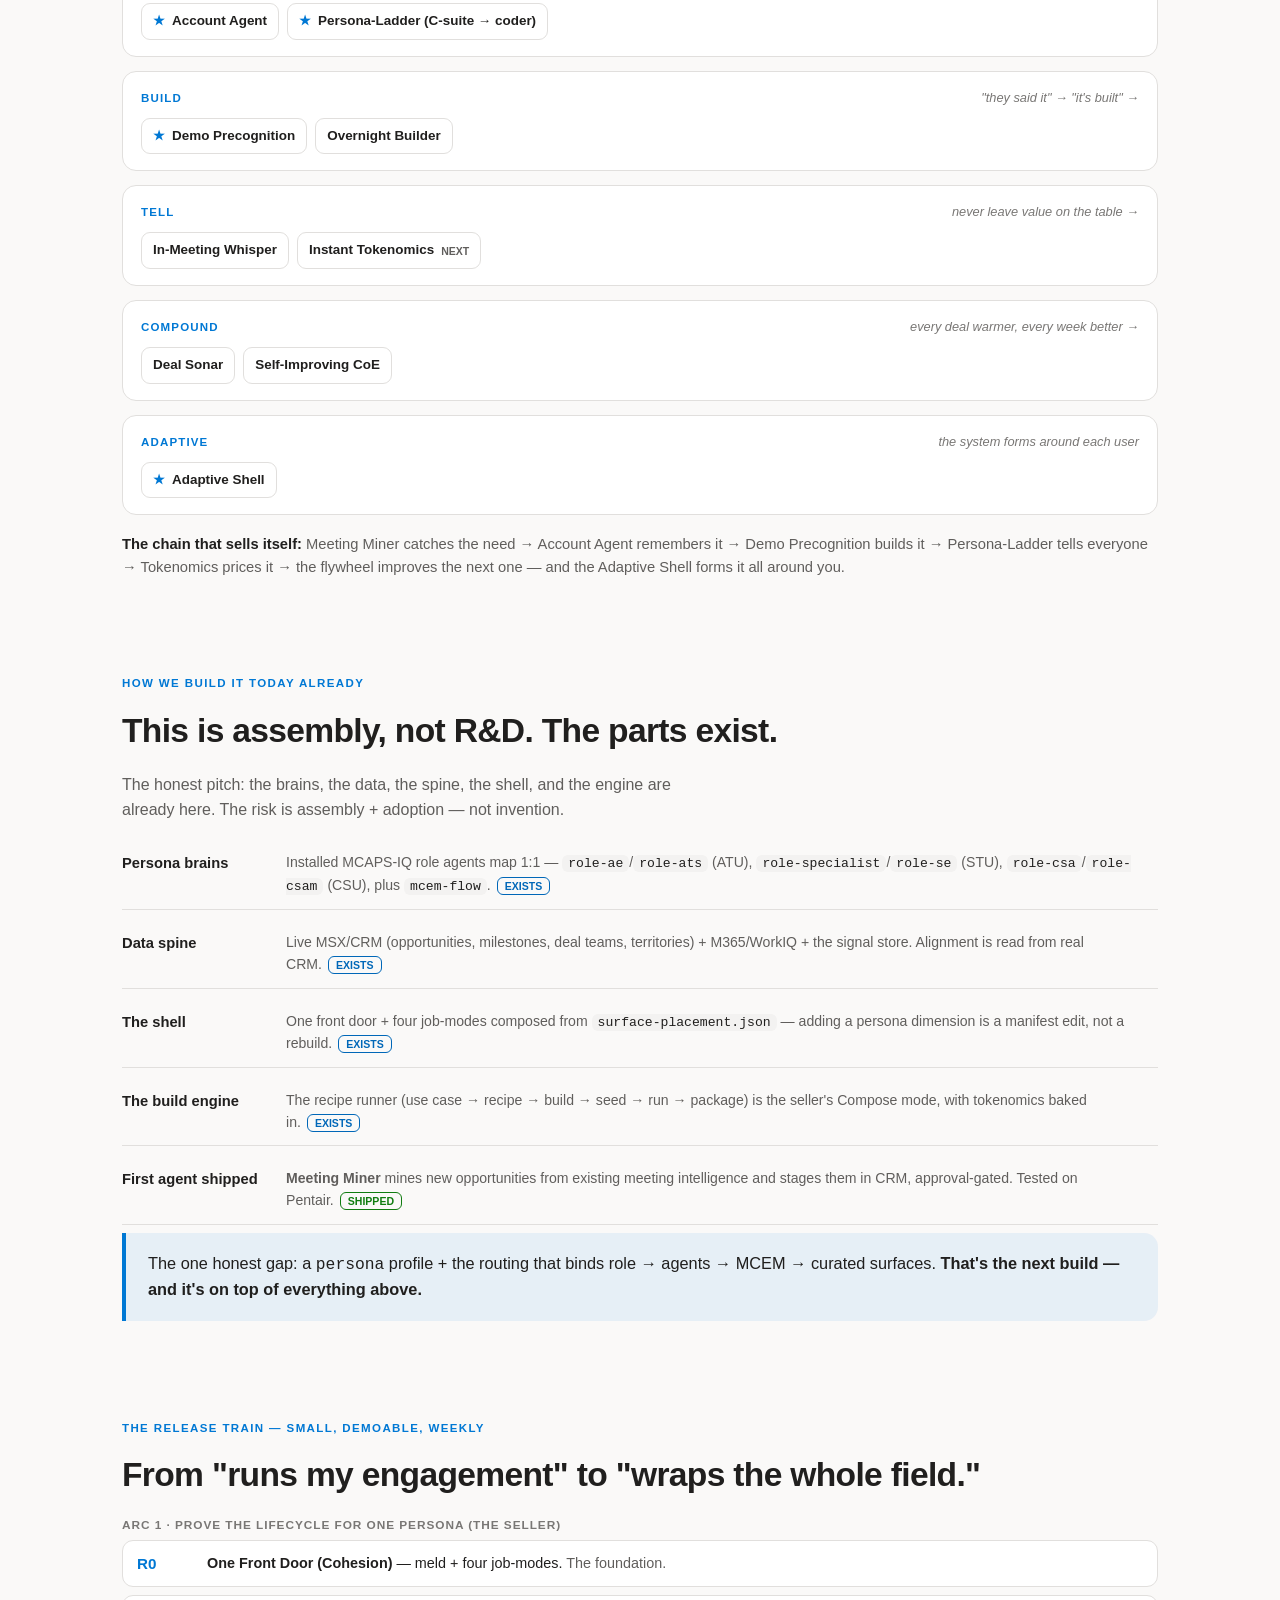
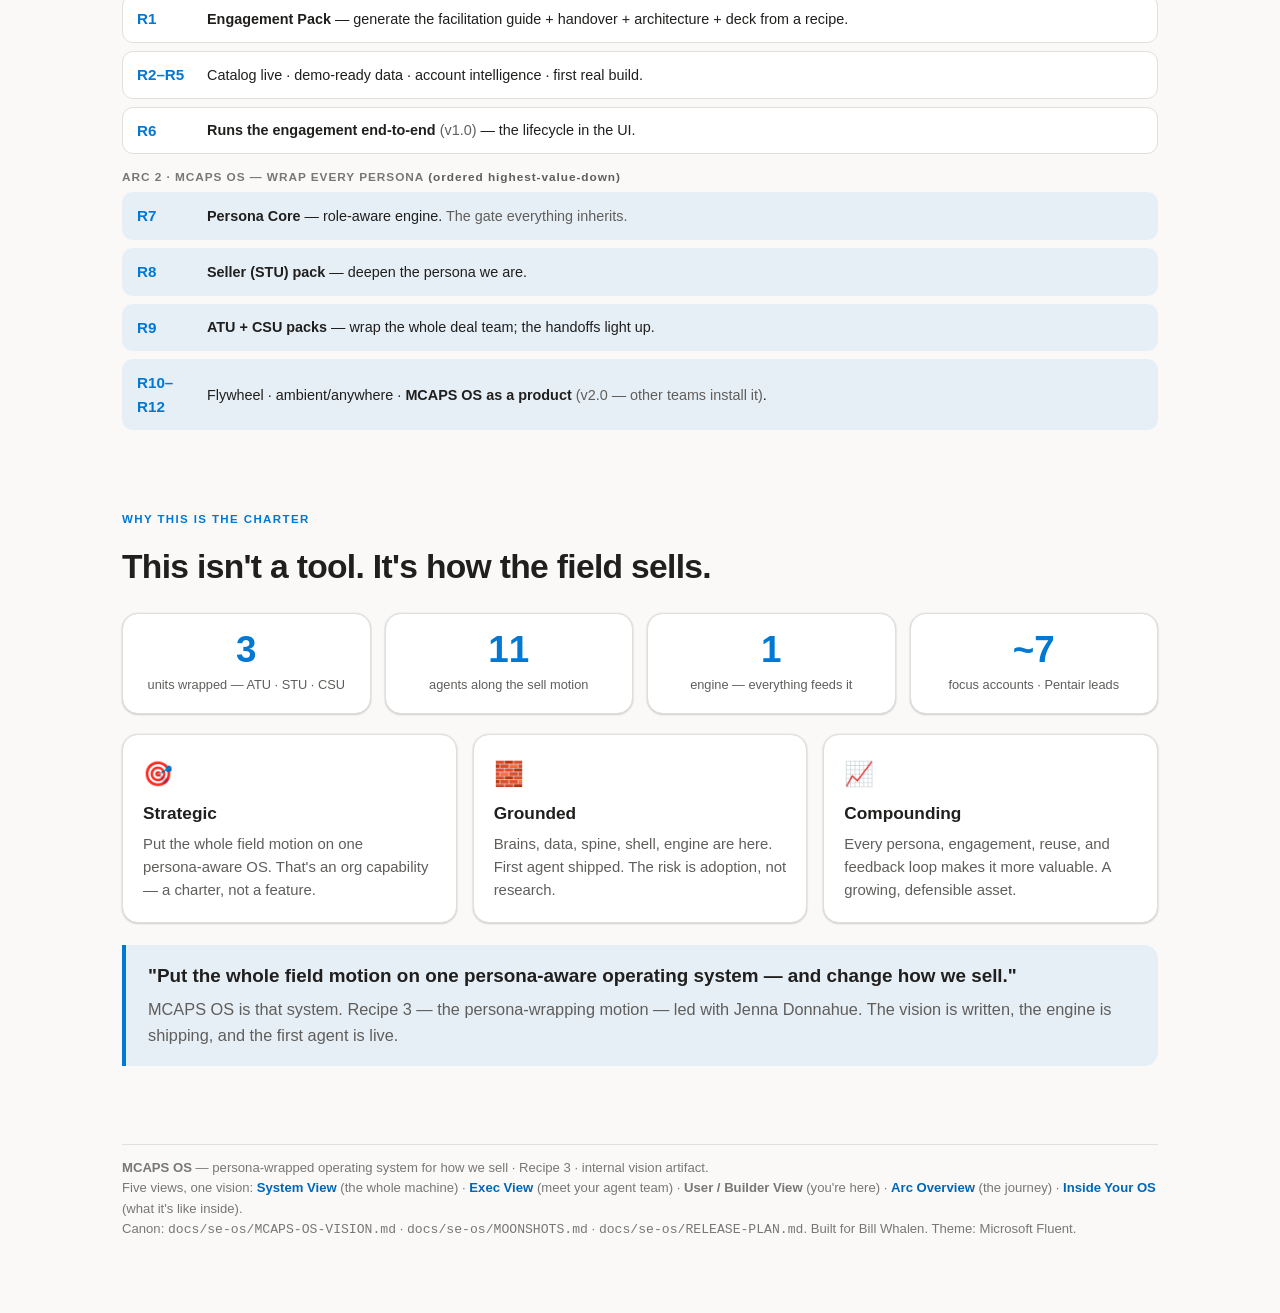
<file: mcaps-os.html>
<!DOCTYPE html>
<html lang="en" data-theme="light">
<head>
<meta charset="UTF-8" />
<meta name="viewport" content="width=device-width, initial-scale=1.0" />
<title>MCAPS OS — the operating system for how we sell</title>
<script>
  (() => {
    const param = new URLSearchParams(window.location.search).get("scoutTheme");
    const theme =
      param || (window.matchMedia("(prefers-color-scheme: dark)").matches ? "dark" : "light");
    document.documentElement.setAttribute("data-theme", theme);
  })();
</script>
<style>
  :root {
    color-scheme: light;
    --cp-bg: #faf9f8;
    --cp-bg-elevated: #ffffff;
    --cp-surface: #ffffff;
    --cp-surface-soft: #f3f2f1;
    --cp-border: #e1dfdd;
    --cp-border-strong: #c8c6c4;
    --cp-text: #201f1e;
    --cp-text-muted: #605e5c;
    --cp-text-soft: #797775;
    --cp-accent: #0078d4;
    --cp-accent-hover: #106ebe;
    --cp-accent-soft: rgba(0, 120, 212, 0.08);
    --cp-accent-fg: #ffffff;
    --cp-success: #107c10;
    --cp-danger: #d13438;
    --cp-warning: #f7a800;
    --cp-link: #0067b8;
    --cp-shadow: 0 18px 48px rgba(0, 0, 0, 0.12);
    --cp-overlay: rgba(255, 255, 255, 0.8);
    --cp-panel: rgba(255, 255, 255, 0.86);
    --cp-panel-strong: rgba(255, 255, 255, 0.96);
    --cp-sheen: rgba(255, 255, 255, 0.55);
    --cp-highlight: rgba(0, 120, 212, 0.12);
  }
  html[data-theme="dark"] {
    color-scheme: dark;
    --cp-bg: #3d3b3a;
    --cp-bg-elevated: #343231;
    --cp-surface: #292929;
    --cp-surface-soft: #2e2e2e;
    --cp-border: #474747;
    --cp-border-strong: #5f5f5f;
    --cp-text: #dedede;
    --cp-text-muted: #919191;
    --cp-text-soft: #b0b0b0;
    --cp-accent: #50b0ff;
    --cp-accent-hover: #6cbcff;
    --cp-accent-soft: rgba(80, 176, 255, 0.14);
    --cp-accent-fg: #1a1a1a;
    --cp-success: #4ade80;
    --cp-danger: #f87171;
    --cp-warning: #fbbf24;
    --cp-link: #6cb8f6;
    --cp-shadow: 0 18px 48px rgba(0, 0, 0, 0.32);
    --cp-overlay: rgba(41, 41, 41, 0.88);
    --cp-panel: rgba(41, 41, 41, 0.72);
    --cp-panel-strong: rgba(41, 41, 41, 0.96);
    --cp-sheen: rgba(255, 255, 255, 0.04);
    --cp-highlight: rgba(80, 176, 255, 0.12);
  }

  * { box-sizing: border-box; }
  html { scroll-behavior: smooth; }
  body {
    margin: 0;
    background: var(--cp-bg);
    color: var(--cp-text);
    font-family: "Segoe UI", Aptos, Calibri, -apple-system, BlinkMacSystemFont, sans-serif;
    line-height: 1.55;
    -webkit-font-smoothing: antialiased;
  }
  code, .mono { font-family: Consolas, "Courier New", Courier, monospace; }

  .topbar {
    position: sticky; top: 0; z-index: 50;
    display: flex; align-items: center; justify-content: space-between;
    gap: 16px; padding: 12px 22px;
    background: var(--cp-panel-strong);
    backdrop-filter: blur(12px);
    border-bottom: 1px solid var(--cp-border);
  }
  .brand { display: flex; align-items: center; gap: 11px; font-weight: 800; letter-spacing: -0.01em; }
  .brand .mark {
    width: 30px; height: 30px; border-radius: 9px;
    background: linear-gradient(135deg, var(--cp-accent), var(--cp-accent-hover));
    display: grid; place-items: center; color: var(--cp-accent-fg); font-size: 0.95rem; font-weight: 900;
  }
  .brand small { display:block; font-weight:600; font-size:0.66rem; color: var(--cp-text-muted); letter-spacing: 0.04em; text-transform: uppercase; }
  .topnav { display: flex; gap: 4px; flex-wrap: wrap; }
  .topnav a {
    color: var(--cp-text-muted); text-decoration: none; font-size: 0.82rem; font-weight: 600;
    padding: 7px 11px; border-radius: 8px;
  }
  .topnav a:hover { color: var(--cp-text); background: var(--cp-accent-soft); }
  @media (max-width: 860px) { .topnav { display: none; } }

  .wrap { max-width: 1080px; margin: 0 auto; padding: 0 22px; }
  section { padding: 64px 0 12px; }
  .eyebrow {
    display: inline-block; font-size: 0.72rem; font-weight: 800; letter-spacing: 0.12em;
    text-transform: uppercase; color: var(--cp-accent); margin-bottom: 12px;
  }
  h1 { font-size: clamp(2.1rem, 5vw, 3.5rem); line-height: 1.05; letter-spacing: -0.03em; margin: 0 0 18px; font-weight: 850; }
  h2 { font-size: clamp(1.5rem, 3vw, 2.1rem); letter-spacing: -0.02em; margin: 0 0 14px; font-weight: 800; }
  h3 { font-size: 1.08rem; margin: 0 0 7px; font-weight: 750; }
  p.lead { font-size: 1.18rem; color: var(--cp-text-muted); max-width: 64ch; }
  .muted { color: var(--cp-text-muted); }
  .accent { color: var(--cp-accent); }

  .hero {
    padding: 72px 0 40px;
    background:
      radial-gradient(1100px 380px at 18% -8%, var(--cp-highlight), transparent 60%),
      radial-gradient(900px 320px at 92% 0%, var(--cp-accent-soft), transparent 55%);
  }
  .hero .tagline { font-size: clamp(1.15rem, 2.4vw, 1.5rem); font-weight: 600; color: var(--cp-text); max-width: 56ch; margin: 0 0 26px; }
  .hero .tagline b { color: var(--cp-accent); }
  .pillrow { display: flex; flex-wrap: wrap; gap: 9px; margin-top: 10px; }
  .pill {
    font-size: 0.8rem; font-weight: 650; padding: 7px 13px; border-radius: 999px;
    background: var(--cp-surface); border: 1px solid var(--cp-border); color: var(--cp-text-muted);
  }
  .pill.live { border-color: var(--cp-success); color: var(--cp-success); }
  .pill .dot { display:inline-block; width:7px;height:7px;border-radius:50%; background: var(--cp-success); margin-right:6px; vertical-align: middle; }

  .grid { display: grid; gap: 16px; }
  .g2 { grid-template-columns: repeat(2, 1fr); }
  .g3 { grid-template-columns: repeat(3, 1fr); }
  .g4 { grid-template-columns: repeat(4, 1fr); }
  @media (max-width: 900px) { .g3, .g4 { grid-template-columns: repeat(2, 1fr); } }
  @media (max-width: 620px) { .g2, .g3, .g4 { grid-template-columns: 1fr; } }

  .card {
    background: var(--cp-surface); border: 1px solid var(--cp-border); border-radius: 16px;
    padding: 20px; box-shadow: 0 0 2px rgba(0,0,0,0.12), 0 1px 2px rgba(0,0,0,0.14);
  }
  .card.soft { background: var(--cp-bg-elevated); }
  .card .ico { font-size: 1.5rem; margin-bottom: 8px; display:block; }
  .card h3 { margin-bottom: 6px; }
  .card p { margin: 0; font-size: 0.93rem; color: var(--cp-text-muted); }

  .unit {
    background: var(--cp-surface); border: 1px solid var(--cp-border); border-radius: 16px;
    padding: 22px; box-shadow: 0 0 2px rgba(0,0,0,0.12), 0 1px 2px rgba(0,0,0,0.14);
    border-top: 4px solid var(--cp-accent);
  }
  .unit .code { font-size: 0.74rem; font-weight: 800; letter-spacing: 0.08em; color: var(--cp-accent); }
  .unit h3 { font-size: 1.18rem; margin: 4px 0 10px; }
  .roles { display: flex; flex-wrap: wrap; gap: 6px; margin: 10px 0 12px; }
  .role { font-size: 0.74rem; font-weight: 700; padding: 4px 9px; border-radius: 7px; background: var(--cp-accent-soft); color: var(--cp-accent); }
  .role.mgr { background: var(--cp-surface-soft); color: var(--cp-text-muted); border: 1px dashed var(--cp-border-strong); }
  .unit .job { font-size: 0.9rem; color: var(--cp-text-muted); margin: 0; }
  .unit .mcem { margin-top: 12px; font-size: 0.76rem; color: var(--cp-text-soft); font-weight: 600; }

  .modes { display: grid; grid-template-columns: repeat(4,1fr); gap: 14px; }
  @media (max-width: 820px){ .modes { grid-template-columns: repeat(2,1fr);} }
  @media (max-width: 480px){ .modes { grid-template-columns: 1fr;} }
  .mode { background: var(--cp-surface); border:1px solid var(--cp-border); border-radius: 14px; padding: 18px; }
  .mode .ico { font-size: 1.6rem; }
  .mode h3 { margin: 8px 0 4px; }
  .mode p { font-size: 0.86rem; color: var(--cp-text-muted); margin: 0 0 8px; }
  .mode .who { font-size: 0.72rem; color: var(--cp-accent); font-weight: 700; }

  .flow { display: grid; gap: 14px; }
  .phase { background: var(--cp-bg-elevated); border:1px solid var(--cp-border); border-radius: 14px; padding: 16px 18px; }
  .phase .ph-h { display: flex; align-items: baseline; gap: 10px; margin-bottom: 10px; }
  .phase .ph-h .n { font-size: 0.72rem; font-weight: 800; letter-spacing: 0.1em; text-transform: uppercase; color: var(--cp-accent); }
  .phase .ph-h .arrow { font-size: 0.8rem; color: var(--cp-text-soft); margin-left: auto; font-style: italic; }
  .shots { display: flex; flex-wrap: wrap; gap: 8px; }
  .shot { font-size: 0.84rem; font-weight: 600; padding: 7px 11px; border-radius: 9px; background: var(--cp-surface); border:1px solid var(--cp-border); display:flex; align-items:center; gap:7px; }
  .shot .star { color: var(--cp-accent); }
  .shot .shipped { font-size: 0.66rem; font-weight: 800; color: var(--cp-success); border:1px solid var(--cp-success); border-radius: 6px; padding: 1px 5px; }

  .evidence { display: grid; gap: 10px; }
  .ev { display: grid; grid-template-columns: 150px 1fr; gap: 14px; align-items: start; padding: 12px 0; border-bottom: 1px solid var(--cp-border); }
  @media (max-width: 620px){ .ev { grid-template-columns: 1fr; gap: 4px; } }
  .ev .what { font-weight: 750; font-size: 0.92rem; }
  .ev .have { font-size: 0.88rem; color: var(--cp-text-muted); }
  .ev .have .mono { color: var(--cp-text); background: var(--cp-surface-soft); padding: 1px 6px; border-radius: 6px; font-size: 0.82rem; }
  .ev .tag { font-size: 0.66rem; font-weight: 800; padding: 2px 7px; border-radius: 6px; margin-left: 6px; }
  .ev .tag.done { color: var(--cp-success); border: 1px solid var(--cp-success); }
  .ev .tag.exists { color: var(--cp-link); border: 1px solid var(--cp-link); }

  .train { display: grid; gap: 8px; }
  .rel { display: grid; grid-template-columns: 56px 1fr; gap: 14px; align-items: center; padding: 11px 14px; border-radius: 11px; border:1px solid var(--cp-border); background: var(--cp-surface); }
  .rel .rid { font-weight: 850; color: var(--cp-accent); font-size: 0.95rem; }
  .rel .rt { font-size: 0.9rem; }
  .rel .rt b { font-weight: 750; }
  .rel.arc { background: var(--cp-accent-soft); border-color: transparent; }
  .arc-label { font-size: 0.74rem; font-weight: 800; letter-spacing: 0.08em; text-transform: uppercase; color: var(--cp-text-soft); margin: 14px 0 6px; }

  .callout {
    border-left: 4px solid var(--cp-accent); background: var(--cp-accent-soft);
    padding: 18px 22px; border-radius: 0 14px 14px 0; margin: 18px 0;
  }
  .callout p { margin: 0; font-size: 1.02rem; }
  .callout .q { font-size: 1.18rem; font-weight: 700; line-height: 1.4; }

  .bignum { font-size: 2.3rem; font-weight: 850; color: var(--cp-accent); line-height: 1; }
  .statrow { display: grid; grid-template-columns: repeat(4,1fr); gap: 14px; }
  @media (max-width: 700px){ .statrow { grid-template-columns: repeat(2,1fr);} }
  .stat { text-align: center; padding: 18px 12px; }
  .stat .lbl { font-size: 0.8rem; color: var(--cp-text-muted); margin-top: 6px; }

  footer { padding: 40px 0 60px; color: var(--cp-text-soft); font-size: 0.82rem; }
  footer a { color: var(--cp-link); text-decoration: none; font-weight: 600; }
  footer a:hover { text-decoration: underline; }
  hr.sep { border: 0; border-top: 1px solid var(--cp-border); margin: 8px 0; }
  .arrowchain { font-size: 0.92rem; color: var(--cp-text-muted); }
  .arrowchain b { color: var(--cp-text); }
</style>
</head>
<body>

<div class="topbar">
  <div class="brand">
    <span class="mark">M</span>
    <span>MCAPS&nbsp;OS<small>persona-wrapped sell-motion OS</small></span>
  </div>
  <nav class="topnav">
    <a href="#problem">Problem</a>
    <a href="#vision">Vision</a>
    <a href="#personas">Personas</a>
    <a href="#modes">Experience</a>
    <a href="#moonshots">Moonshots</a>
    <a href="#today">Build today</a>
    <a href="#train">Release train</a>
    <a href="#job">The charter</a>
  </nav>
</div>

<header class="hero">
  <div class="wrap">
    <span class="eyebrow">User / Builder View · Recipe 3 · for Microsoft MCAPS</span>
    <h1>The operating system for <span class="accent">how we sell.</span></h1>
    <p class="tagline">MCAPS&nbsp;OS <b>wraps around every persona</b> in our business — ATU, STU, CSU — knows who they are and what they're aligned to, and <b>curates the experience</b> for the job they're doing, across the whole customer lifecycle.</p>
    <div class="pillrow">
      <span class="pill live"><span class="dot"></span>Engine built &amp; shipping</span>
      <span class="pill">Wraps ATU · STU · CSU</span>
      <span class="pill">Grounded in today's stack</span>
      <span class="pill">Proof account: Pentair</span>
    </div>
  </div>
</header>

<section id="problem">
  <div class="wrap">
    <span class="eyebrow">The problem — name it so we don't rebuild it</span>
    <h2>Every persona translates their job into tool taxonomy.</h2>
    <p class="lead">An AE, an SE, a CSAM each live in a sprawl — MSX/CRM, MCEM guidance, decks, demo envs, success plans, a dozen portals. They must translate <em>what they're trying to do</em> into <em>our tool menu</em>. And the value leaks at the seams between them.</p>
    <div class="grid g3" style="margin-top:22px">
      <div class="card soft"><span class="ico">🧩</span><h3>Tool sprawl</h3><p>Organized around tools, not the job. The human does the translating the system should do.</p></div>
      <div class="card soft"><span class="ico">💧</span><h3>Deals leak at the seams</h3><p>ATU→STU (is it qualified + designed?) and STU→CSU (did the win deploy + consume?) are lossy email threads, not tracked events.</p></div>
      <div class="card soft"><span class="ico">🔁</span><h3>Nothing compounds</h3><p>Every engagement is a one-off. The best seller's moves don't propagate. Customer signals evaporate after the meeting.</p></div>
    </div>
  </div>
</section>

<section id="vision">
  <div class="wrap">
    <span class="eyebrow">The vision</span>
    <h2>The system holds the persona model — so the human just does the job.</h2>
    <div class="callout">
      <p class="q">MCAPS OS knows who you are, what you're aligned to, and what you're trying to do — and curates one coherent experience around it — for every persona on the deal team, across the whole MCEM lifecycle.</p>
    </div>
    <p class="lead">It inverts the sprawl: the right surfaces, the right intelligence, and the next‑best‑actions come <em>to</em> the persona. And the handoffs between personas become in‑product events on one shared spine — so nothing drops at the seams.</p>
  </div>
</section>

<section id="personas">
  <div class="wrap">
    <span class="eyebrow">Who it wraps — the rooms of the house</span>
    <h2>ATU, STU, CSU — every role, including the manager altitude.</h2>
    <p class="muted" style="max-width:62ch">Managers don't work a single deal — they see the rollup across their team. MCAPS OS curates a <b>portfolio view</b> for them, not a deal view.</p>
    <div class="grid g3" style="margin-top:20px">
      <div class="unit">
        <span class="code">ATU · ACCOUNT TEAM UNIT</span>
        <h3>Own the relationship</h3>
        <div class="roles">
          <span class="role">AE</span><span class="role">ATS</span>
          <span class="role mgr">ATM · manager</span>
        </div>
        <p class="job">Account strategy, orchestration, qualify &amp; prioritize. The why‑now and the who.</p>
        <p class="mcem">MCEM · Listen &amp; Consult → Inspire &amp; Design</p>
      </div>
      <div class="unit">
        <span class="code">STU · SPECIALIST TEAM UNIT</span>
        <h3>Win the technical case</h3>
        <div class="roles">
          <span class="role">SSP</span><span class="role">SE</span>
          <span class="role mgr">SSP Mgr</span><span class="role mgr">SE Mgr</span>
        </div>
        <p class="job">Discover, design, prove (demo/POC), close the solution. The technical‑commercial win.</p>
        <p class="mcem">MCEM · Inspire &amp; Design → Empower &amp; Achieve</p>
      </div>
      <div class="unit">
        <span class="code">CSU · CUSTOMER SUCCESS UNIT</span>
        <h3>Drive adoption &amp; value</h3>
        <div class="roles">
          <span class="role">CSAM</span><span class="role">CSA</span>
        </div>
        <p class="job">Deploy, adopt, consume, expand. Make the win real and grow it.</p>
        <p class="mcem">MCEM · Empower &amp; Achieve → Realize Value</p>
      </div>
    </div>
    <div class="callout" style="margin-top:22px">
      <p><b>And one more ladder — inside the customer.</b> The customer's own org runs C‑suite → VP → architect → developer. MCAPS OS tells one solution at <em>every</em> level, each in their language. One thing you built, five tailored tellings.</p>
    </div>
  </div>
</section>

<section id="modes">
  <div class="wrap">
    <span class="eyebrow">What "curates the experience" looks like</span>
    <h2>One front door. Four job‑modes. Persona‑tuned content.</h2>
    <p class="muted" style="max-width:62ch">Same shell for everyone; the content of each mode is tuned to the role, alignment, and MCEM stage. The seller we build for today is one column of this — MCAPS OS fills in the rest of the team.</p>
    <div class="modes" style="margin-top:20px">
      <div class="mode"><span class="ico">🛰️</span><h3>Home / Monitor</h3><p>"What's happening + what needs me." Intent router on top, the live dashboard below.</p><span class="who">All roles · managers see the team rollup</span></div>
      <div class="mode"><span class="ico">🔍</span><h3>Discover</h3><p>Understand the account, qualify, find the why‑now and the warm path.</p><span class="who">AE · ATS · SSP</span></div>
      <div class="mode"><span class="ico">🛠️</span><h3>Compose</h3><p>Build the thing — agent, demo, POC — from a recipe, with cost baked in.</p><span class="who">SSP · SE</span></div>
      <div class="mode"><span class="ico">📦</span><h3>Deliver</h3><p>Hand it to the customer: engagement pack, run‑of‑show, value &amp; renewal handoff.</p><span class="who">SE · CSAM</span></div>
    </div>
    <div class="card" style="margin-top:18px; border-left:4px solid var(--cp-accent)">
      <h3>And it forms itself around <em>you</em> <span class="muted" style="font-weight:600">— the Adaptive Shell</span></h3>
      <p>Beyond static role curation, the system watches which signals, agents, and actions drive <b>this individual's</b> best customer engagement — and reorganizes around them. The system gets more <em>yours</em> the more you use it.</p>
    </div>
  </div>
</section>

<section id="moonshots">
  <div class="wrap">
    <span class="eyebrow">The capability set — 11 agents, one machine</span>
    <h2>Everything feeds the engine.</h2>
    <p class="muted" style="max-width:66ch">We don't rebuild capture — we build <b>adapters</b> onto intelligence that already exists (Copilot for Sales, Teams recap), routed into <b>one engine</b>. New capabilities are sources into it or consumers of it — never islands. Along the sell motion:</p>
    <div class="flow" style="margin-top:20px">
      <div class="phase">
        <div class="ph-h"><span class="n">Sense</span><span class="arrow">nothing is missed →</span></div>
        <div class="shots">
          <span class="shot"><span class="star">★</span> Meeting Miner <span class="shipped">SHIPPED</span></span>
          <span class="shot">Ambient Account Radar</span>
        </div>
      </div>
      <div class="phase">
        <div class="ph-h"><span class="n">Know</span><span class="arrow">we know them, every level →</span></div>
        <div class="shots">
          <span class="shot"><span class="star">★</span> Account Agent</span>
          <span class="shot"><span class="star">★</span> Persona‑Ladder (C‑suite → coder)</span>
        </div>
      </div>
      <div class="phase">
        <div class="ph-h"><span class="n">Build</span><span class="arrow">"they said it" → "it's built" →</span></div>
        <div class="shots">
          <span class="shot"><span class="star">★</span> Demo Precognition</span>
          <span class="shot">Overnight Builder</span>
        </div>
      </div>
      <div class="phase">
        <div class="ph-h"><span class="n">Tell</span><span class="arrow">never leave value on the table →</span></div>
        <div class="shots">
          <span class="shot">In‑Meeting Whisper</span>
          <span class="shot">Instant Tokenomics <span class="muted" style="font-size:0.66rem;font-weight:800">NEXT</span></span>
        </div>
      </div>
      <div class="phase">
        <div class="ph-h"><span class="n">Compound</span><span class="arrow">every deal warmer, every week better →</span></div>
        <div class="shots">
          <span class="shot">Deal Sonar</span>
          <span class="shot">Self‑Improving CoE</span>
        </div>
      </div>
      <div class="phase">
        <div class="ph-h"><span class="n">Adaptive</span><span class="arrow">the system forms around each user</span></div>
        <div class="shots">
          <span class="shot"><span class="star">★</span> Adaptive Shell</span>
        </div>
      </div>
    </div>
    <p class="arrowchain" style="margin-top:18px">
      <b>The chain that sells itself:</b> Meeting Miner catches the need → Account Agent remembers it → Demo Precognition builds it → Persona‑Ladder tells everyone → Tokenomics prices it → the flywheel improves the next one — and the Adaptive Shell forms it all around you.
    </p>
  </div>
</section>

<section id="today">
  <div class="wrap">
    <span class="eyebrow">How we build it today already</span>
    <h2>This is assembly, not R&amp;D. The parts exist.</h2>
    <p class="muted" style="max-width:64ch">The honest pitch: the brains, the data, the spine, the shell, and the engine are already here. The risk is assembly + adoption — not invention.</p>
    <div class="evidence" style="margin-top:18px">
      <div class="ev">
        <div class="what">Persona brains</div>
        <div class="have">Installed MCAPS‑IQ role agents map 1:1 — <span class="mono">role-ae</span>/<span class="mono">role-ats</span> (ATU), <span class="mono">role-specialist</span>/<span class="mono">role-se</span> (STU), <span class="mono">role-csa</span>/<span class="mono">role-csam</span> (CSU), plus <span class="mono">mcem-flow</span>.<span class="tag exists">EXISTS</span></div>
      </div>
      <div class="ev">
        <div class="what">Data spine</div>
        <div class="have">Live MSX/CRM (opportunities, milestones, deal teams, territories) + M365/WorkIQ + the signal store. Alignment is read from real CRM.<span class="tag exists">EXISTS</span></div>
      </div>
      <div class="ev">
        <div class="what">The shell</div>
        <div class="have">One front door + four job‑modes composed from <span class="mono">surface-placement.json</span> — adding a persona dimension is a manifest edit, not a rebuild.<span class="tag exists">EXISTS</span></div>
      </div>
      <div class="ev">
        <div class="what">The build engine</div>
        <div class="have">The recipe runner (use case → recipe → build → seed → run → package) is the seller's Compose mode, with tokenomics baked in.<span class="tag exists">EXISTS</span></div>
      </div>
      <div class="ev">
        <div class="what">First agent shipped</div>
        <div class="have"><b>Meeting Miner</b> mines new opportunities from existing meeting intelligence and stages them in CRM, approval‑gated. Tested on Pentair.<span class="tag done">SHIPPED</span></div>
      </div>
    </div>
    <div class="callout" style="margin-top:8px">
      <p>The one honest gap: a <span class="mono">persona</span> profile + the routing that binds role → agents → MCEM → curated surfaces. <b>That's the next build — and it's on top of everything above.</b></p>
    </div>
  </div>
</section>

<section id="train">
  <div class="wrap">
    <span class="eyebrow">The release train — small, demoable, weekly</span>
    <h2>From "runs my engagement" to "wraps the whole field."</h2>
    <div class="arc-label">Arc 1 · prove the lifecycle for one persona (the seller)</div>
    <div class="train">
      <div class="rel"><span class="rid">R0</span><span class="rt"><b>One Front Door (Cohesion)</b> — meld + four job‑modes. <span class="muted">The foundation.</span></span></div>
      <div class="rel"><span class="rid">R1</span><span class="rt"><b>Engagement Pack</b> — generate the facilitation guide + handover + architecture + deck from a recipe.</span></div>
      <div class="rel"><span class="rid">R2–R5</span><span class="rt">Catalog live · demo‑ready data · account intelligence · first real build.</span></div>
      <div class="rel"><span class="rid">R6</span><span class="rt"><b>Runs the engagement end‑to‑end</b> <span class="muted">(v1.0)</span> — the lifecycle in the UI.</span></div>
    </div>
    <div class="arc-label">Arc 2 · MCAPS OS — wrap every persona <span class="muted" style="text-transform:none;font-weight:600">(ordered highest‑value‑down)</span></div>
    <div class="train">
      <div class="rel arc"><span class="rid">R7</span><span class="rt"><b>Persona Core</b> — role‑aware engine. <span class="muted">The gate everything inherits.</span></span></div>
      <div class="rel arc"><span class="rid">R8</span><span class="rt"><b>Seller (STU) pack</b> — deepen the persona we are.</span></div>
      <div class="rel arc"><span class="rid">R9</span><span class="rt"><b>ATU + CSU packs</b> — wrap the whole deal team; the handoffs light up.</span></div>
      <div class="rel arc"><span class="rid">R10–R12</span><span class="rt">Flywheel · ambient/anywhere · <b>MCAPS OS as a product</b> <span class="muted">(v2.0 — other teams install it)</span>.</span></div>
    </div>
  </div>
</section>

<section id="job">
  <div class="wrap">
    <span class="eyebrow">Why this is the charter</span>
    <h2>This isn't a tool. It's how the field sells.</h2>
    <div class="statrow" style="margin:20px 0">
      <div class="card stat"><div class="bignum">3</div><div class="lbl">units wrapped — ATU · STU · CSU</div></div>
      <div class="card stat"><div class="bignum">11</div><div class="lbl">agents along the sell motion</div></div>
      <div class="card stat"><div class="bignum">1</div><div class="lbl">engine — everything feeds it</div></div>
      <div class="card stat"><div class="bignum">~7</div><div class="lbl">focus accounts · Pentair leads</div></div>
    </div>
    <div class="grid g3">
      <div class="card"><span class="ico">🎯</span><h3>Strategic</h3><p>Put the whole field motion on one persona‑aware OS. That's an org capability — a charter, not a feature.</p></div>
      <div class="card"><span class="ico">🧱</span><h3>Grounded</h3><p>Brains, data, spine, shell, engine are here. First agent shipped. The risk is adoption, not research.</p></div>
      <div class="card"><span class="ico">📈</span><h3>Compounding</h3><p>Every persona, engagement, reuse, and feedback loop makes it more valuable. A growing, defensible asset.</p></div>
    </div>
    <div class="callout" style="margin-top:22px">
      <p class="q">"Put the whole field motion on one persona‑aware operating system — and change how we sell."</p>
      <p class="muted" style="margin-top:8px">MCAPS OS is that system. Recipe 3 — the persona‑wrapping motion — led with Jenna Donnahue. The vision is written, the engine is shipping, and the first agent is live.</p>
    </div>
  </div>
</section>

<footer>
  <div class="wrap">
    <hr class="sep" />
    <p><b>MCAPS OS</b> — persona‑wrapped operating system for how we sell · Recipe 3 · internal vision artifact.<br/>
    Five views, one vision: <a href="index.html">System View</a> (the whole machine) · <a href="mcaps-os-exec.html">Exec View</a> (meet your agent team) · <b>User / Builder View</b> (you're here) · <a href="arc-overview.html">Arc Overview</a> (the journey) · <a href="inside-your-os.html">Inside Your OS</a> (what it's like inside).<br/>
    Canon: <span class="mono">docs/se-os/MCAPS-OS-VISION.md</span> · <span class="mono">docs/se-os/MOONSHOTS.md</span> · <span class="mono">docs/se-os/RELEASE-PLAN.md</span>. Built for Bill Whalen. Theme: Microsoft Fluent.</p>
  </div>
</footer>

</body>
</html>
</file>
<file: lens.css>
/* MCAPS OS — shared lens stylesheet for the unit sub-OS pages (ATU / STU / CSU).
   Clawpilot theme: --cp-* tokens, Segoe UI, warm light / charcoal dark. */
:root{
  color-scheme:light;
  --cp-bg:#f7f4ef;--cp-bg-elevated:#fcfbf8;--cp-surface:#fff;--cp-surface-soft:#f5f5f5;
  --cp-border:#dedede;--cp-border-strong:#919191;--cp-text:#242424;--cp-text-muted:#5c5c5c;--cp-text-soft:#6f6f6f;
  --cp-accent:#b11f4b;--cp-accent-hover:#9a1a41;--cp-accent-soft:rgba(177,31,75,.08);--cp-accent-fg:#fff;
  --cp-success:#16a34a;--cp-danger:#dc2626;--cp-warning:#f59e0b;--cp-link:#0078d4;
  --cp-shadow:0 18px 48px rgba(0,0,0,.12);
}
html[data-theme=dark]{
  color-scheme:dark;
  --cp-bg:#3d3b3a;--cp-bg-elevated:#343231;--cp-surface:#292929;--cp-surface-soft:#2e2e2e;
  --cp-border:#474747;--cp-border-strong:#5f5f5f;--cp-text:#dedede;--cp-text-muted:#919191;--cp-text-soft:#b0b0b0;
  --cp-accent:#fd8ea1;--cp-accent-hover:#fb7b91;--cp-accent-soft:rgba(253,142,161,.14);--cp-accent-fg:#1a1a1a;
  --cp-success:#4ade80;--cp-danger:#f87171;--cp-warning:#fbbf24;--cp-link:#4da6ff;
  --cp-shadow:0 18px 48px rgba(0,0,0,.32);
}
*{box-sizing:border-box}
body{margin:0;background:var(--cp-bg);color:var(--cp-text);
  font-family:"Segoe UI",Aptos,Calibri,-apple-system,BlinkMacSystemFont,sans-serif;line-height:1.55}
.wrap{max-width:1080px;margin:0 auto;padding:0 22px}
a{color:inherit}
code,.mono{font-family:Consolas,"Courier New",Courier,monospace}

/* Microsoft topbar + nav */
.ms-topbar{height:4px;background:linear-gradient(90deg,#F25022 0 25%,#7FBA00 25% 50%,#00A4EF 50% 75%,#FFB900 75% 100%)}
.bar{position:sticky;top:0;z-index:40;background:var(--cp-bg-elevated);border-bottom:1px solid var(--cp-border);backdrop-filter:saturate(1.1) blur(6px)}
.bar .wrap{display:flex;align-items:center;gap:18px;height:58px}
.brand{display:flex;align-items:center;gap:9px;font-weight:650}
.brand .logo{width:21px;height:21px}
.brand .ms-word{font-weight:600}
.brand-sep{color:var(--cp-border-strong);margin:0 2px}
.brand-prod{font-weight:850;letter-spacing:-.01em}
.navlinks{margin-left:auto;display:flex;gap:6px;flex-wrap:wrap}
.navlinks a{text-decoration:none;color:var(--cp-text-muted);font-size:.88rem;font-weight:600;padding:7px 11px;border-radius:8px}
.navlinks a:hover{color:var(--cp-text);background:var(--cp-surface-soft)}
.navlinks a.cur{color:var(--cp-accent);background:var(--cp-accent-soft)}

/* lens switcher chips */
.lensswitch{display:flex;gap:8px;flex-wrap:wrap;justify-content:center;margin:0 0 6px}
.lenschip{display:inline-flex;align-items:center;gap:7px;text-decoration:none;border:1px solid var(--cp-border);
  background:var(--cp-surface);color:var(--cp-text);border-radius:999px;padding:6px 14px;font-size:.82rem;font-weight:700}
.lenschip:hover{border-color:var(--cp-accent)}
.lenschip.cur{background:var(--cp-accent);color:var(--cp-accent-fg);border-color:var(--cp-accent)}
.lenschip .d{width:8px;height:8px;border-radius:50%;background:var(--cp-accent)}
.lenschip.cur .d{background:var(--cp-accent-fg)}

/* hero */
.hero{padding:54px 0 30px;text-align:center}
.eyebrow{font-size:.72rem;font-weight:800;letter-spacing:.14em;text-transform:uppercase;color:var(--cp-accent)}
.hero h1{font-size:clamp(2rem,5vw,3.1rem);margin:12px 0 10px;font-weight:880;letter-spacing:-.03em;line-height:1.05}
.hero h1 .unit{color:var(--cp-accent)}
.hero .tag{font-size:clamp(1.05rem,2.2vw,1.3rem);color:var(--cp-text-muted);max-width:60ch;margin:0 auto;font-weight:500}
.hero .who{margin:16px auto 0;display:inline-flex;flex-wrap:wrap;gap:8px;justify-content:center}
.pill{font-size:.78rem;font-weight:700;border:1px solid var(--cp-border-strong);border-radius:999px;padding:4px 12px;color:var(--cp-text-muted)}

/* sections */
section{padding:34px 0;border-top:1px solid var(--cp-border)}
section.plain{border-top:0}
.sec-h{font-size:clamp(1.35rem,3vw,2rem);font-weight:820;letter-spacing:-.02em;margin:0 0 6px;text-align:center}
.sec-sub{text-align:center;color:var(--cp-text-muted);max-width:64ch;margin:0 auto 26px}

/* persona cards */
.personas{display:grid;grid-template-columns:repeat(2,1fr);gap:16px}
@media(max-width:740px){.personas{grid-template-columns:1fr}}
.persona{display:flex;gap:14px;background:var(--cp-surface);border:1px solid var(--cp-border);border-radius:16px;padding:18px 20px;box-shadow:0 0 2px rgba(0,0,0,.1),0 1px 2px rgba(0,0,0,.12)}
.persona .av{flex-shrink:0;width:46px;height:46px;border-radius:13px;display:grid;place-items:center;font-weight:900;font-size:1.05rem;color:#fff;background:linear-gradient(135deg,var(--cp-accent),var(--cp-accent-hover))}
.persona .nm{font-weight:850;font-size:1.05rem;display:flex;align-items:center;gap:8px}
.persona .ro{font-size:.72rem;font-weight:800;letter-spacing:.05em;text-transform:uppercase;color:var(--cp-accent);margin:1px 0 6px}
.persona .ds{font-size:.9rem;color:var(--cp-text-muted)}

/* capability cards */
.cards{display:grid;grid-template-columns:repeat(3,1fr);gap:14px}
@media(max-width:880px){.cards{grid-template-columns:repeat(2,1fr)}}
@media(max-width:560px){.cards{grid-template-columns:1fr}}
.card{background:var(--cp-surface);border:1px solid var(--cp-border);border-radius:16px;padding:20px;box-shadow:0 0 2px rgba(0,0,0,.1),0 1px 2px rgba(0,0,0,.12);transition:transform .15s ease,border-color .15s ease}
.card:hover{transform:translateY(-3px);border-color:var(--cp-accent)}
.card .ic{font-size:1.5rem;margin-bottom:8px}
.card h3{margin:0 0 5px;font-size:1.05rem;font-weight:820}
.card p{margin:0;font-size:.9rem;color:var(--cp-text-muted)}
.card .tag{display:inline-block;margin-top:10px;font-size:.62rem;font-weight:800;letter-spacing:.05em;text-transform:uppercase;color:var(--cp-accent);border:1px solid var(--cp-accent);border-radius:6px;padding:1px 7px}

/* callout */
.callout{background:var(--cp-accent-soft);border:1px solid var(--cp-accent);border-radius:18px;padding:26px 28px;text-align:center;max-width:760px;margin:0 auto}
.callout h2{margin:0 0 8px;font-size:1.3rem;font-weight:840}
.callout p{margin:0 auto;color:var(--cp-text-muted);max-width:56ch}
.cta{display:inline-flex;align-items:center;gap:8px;margin-top:16px;text-decoration:none;background:var(--cp-accent);color:var(--cp-accent-fg);font-weight:750;padding:11px 22px;border-radius:10px}
.cta:hover{background:var(--cp-accent-hover)}

/* footer */
.foot{border-top:1px solid var(--cp-border);background:var(--cp-bg-elevated);padding:26px 0;margin-top:10px}
.foot .wrap{display:flex;flex-wrap:wrap;gap:8px;align-items:center;justify-content:center;text-align:center;color:var(--cp-text-soft);font-size:.84rem}
.foot .fbrand{font-weight:850;color:var(--cp-text)}
</file>
